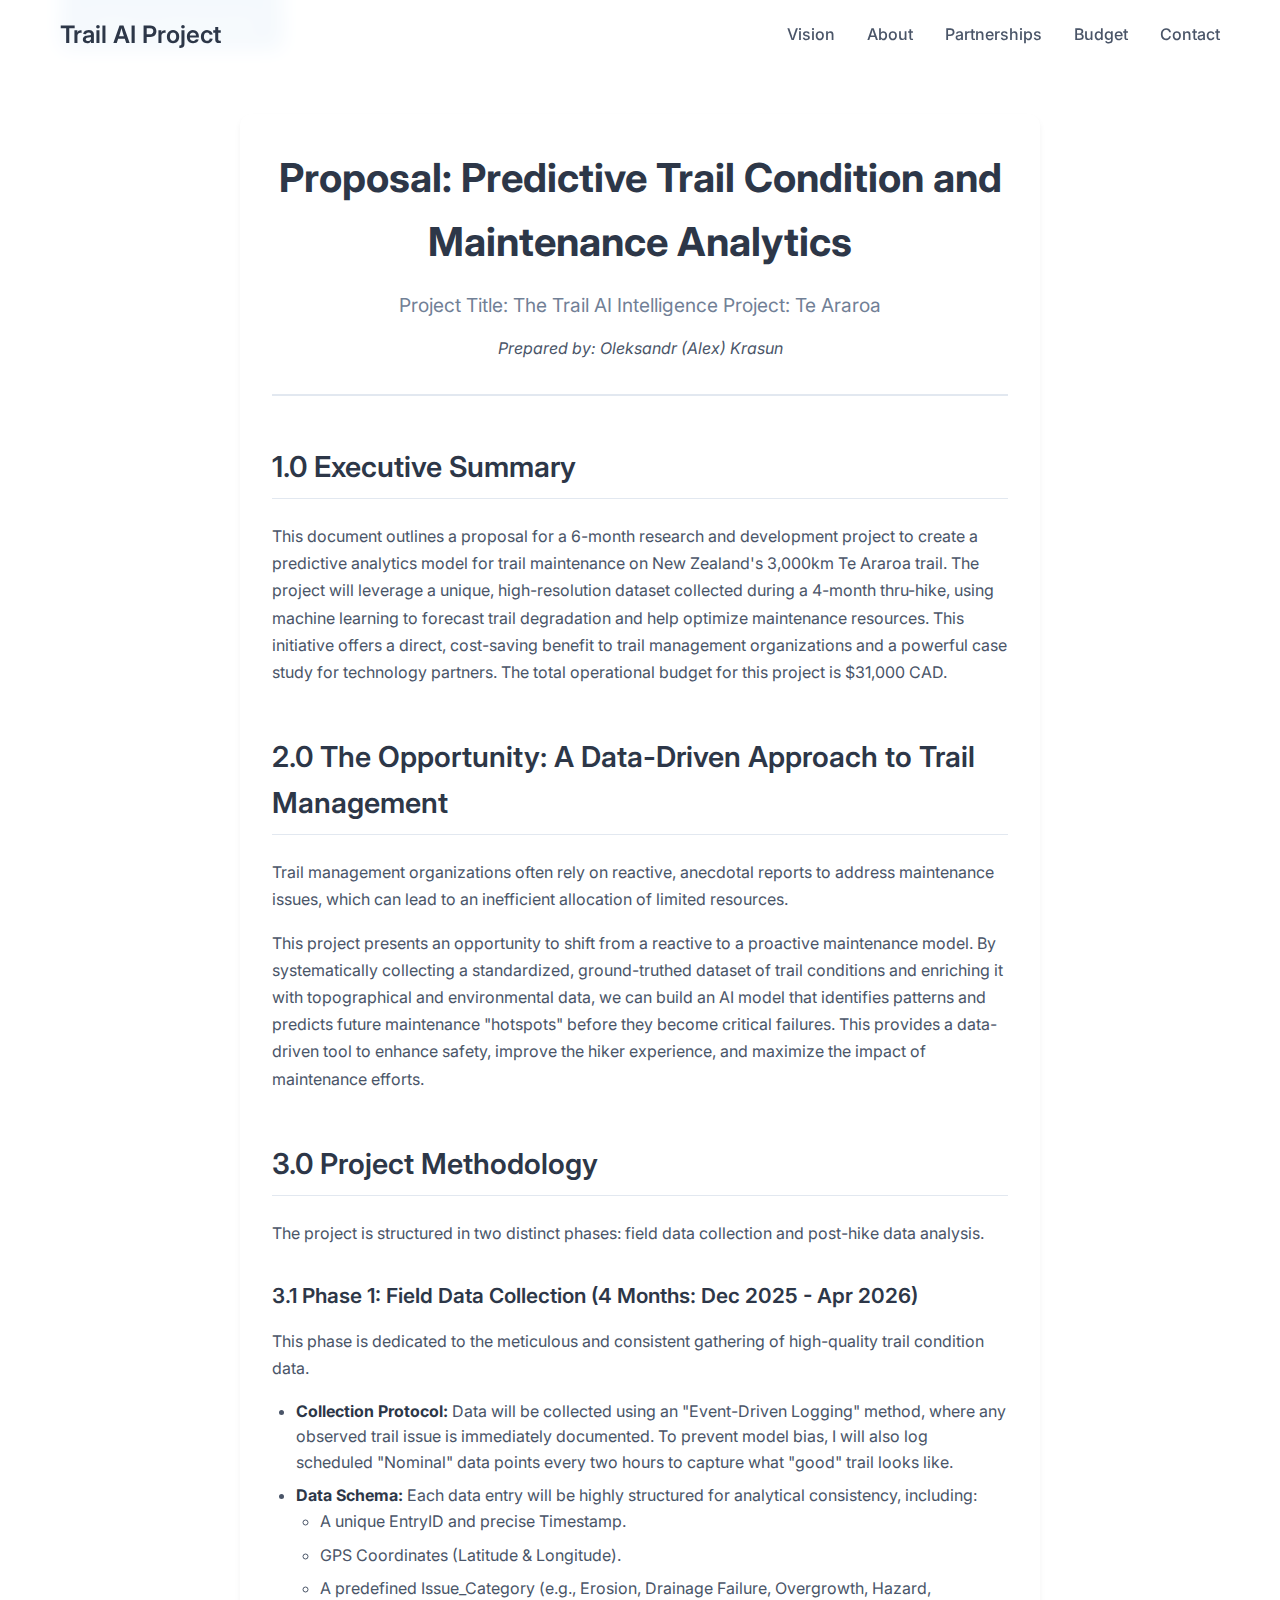
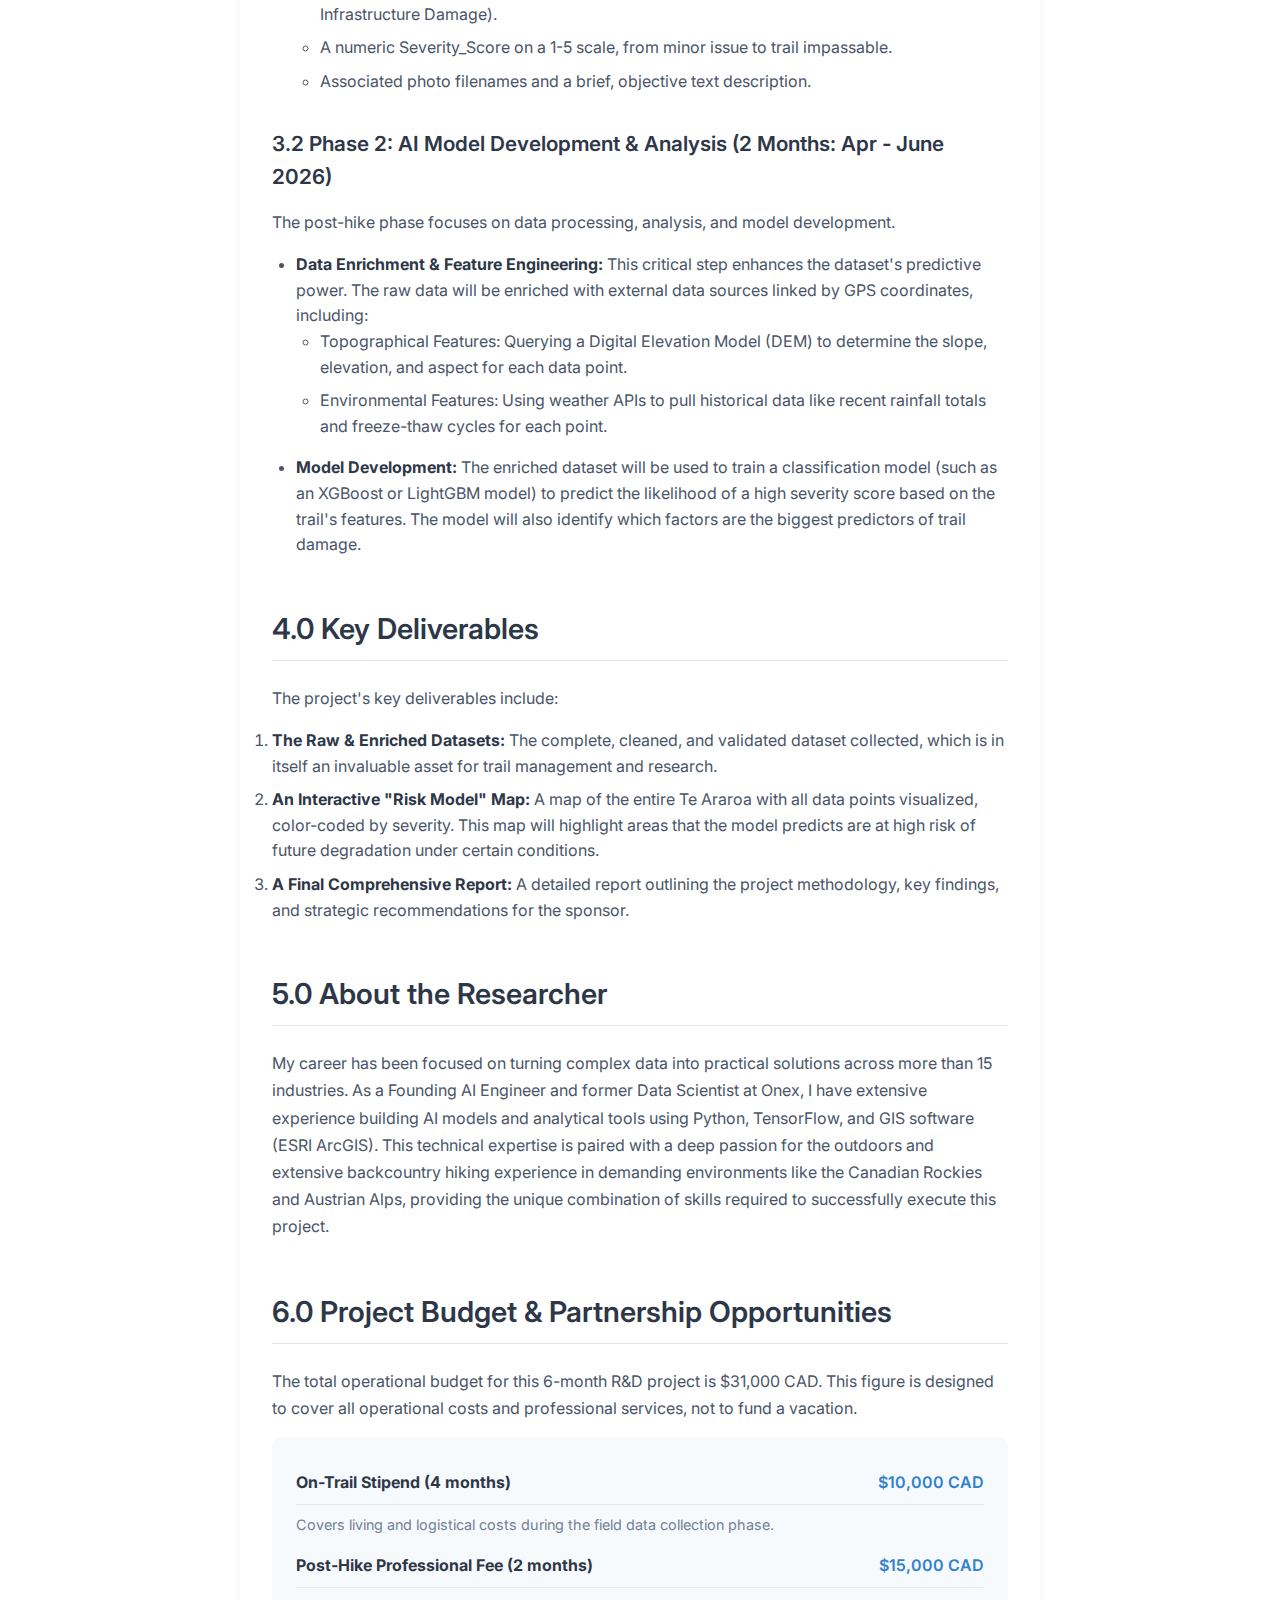
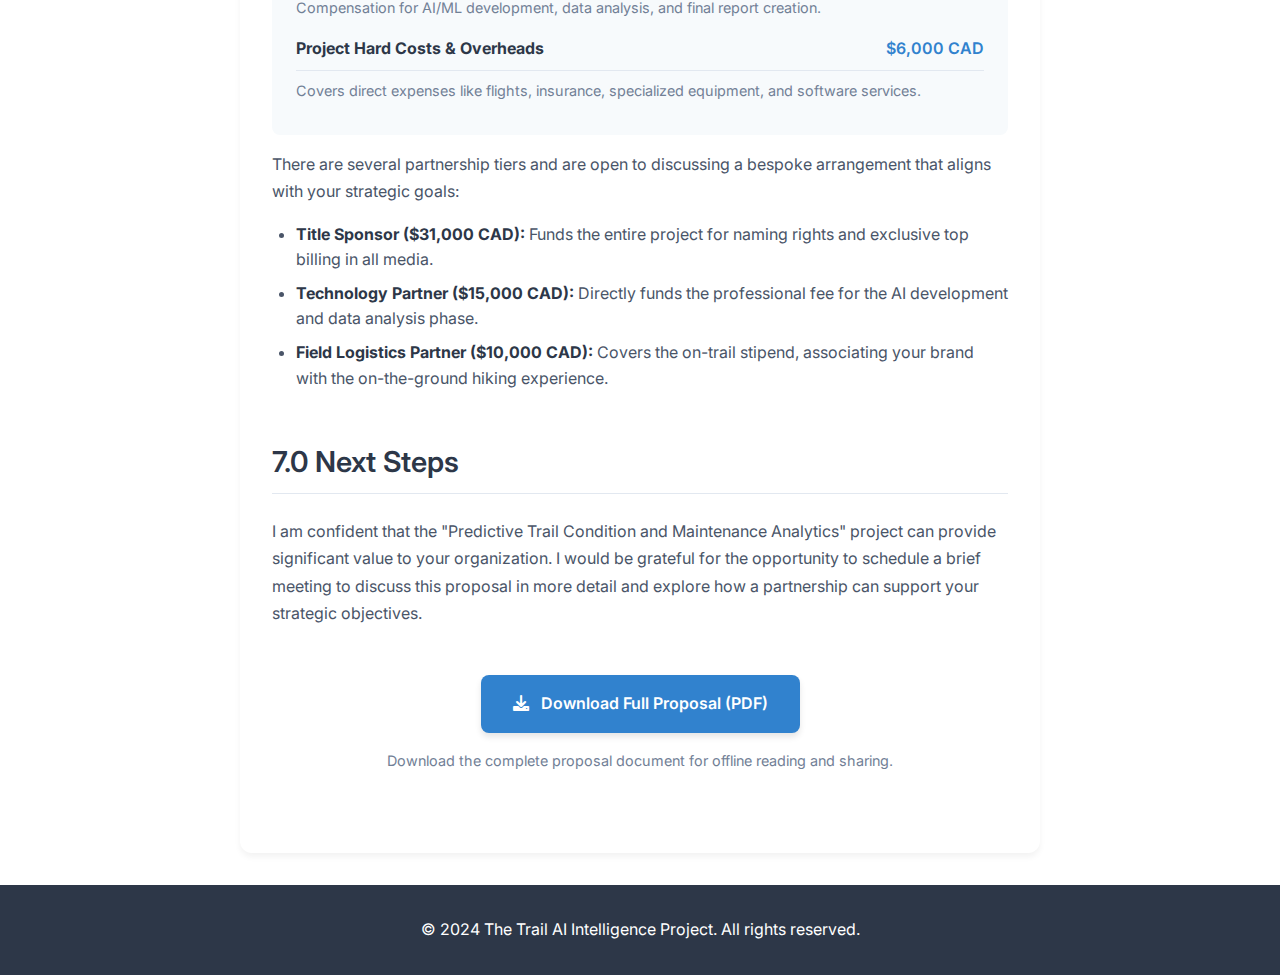
<file: proposal-trail-analytics.html>
<!DOCTYPE html>
<html lang="en">
<head>
    <meta charset="UTF-8">
    <meta name="viewport" content="width=device-width, initial-scale=1.0">
    <title>Proposal: Predictive Trail Condition and Maintenance Analytics - Te Araroa Trail AI</title>
    <link rel="stylesheet" href="styles.css">
    <link href="https://fonts.googleapis.com/css2?family=Inter:wght@300;400;500;600;700&display=swap" rel="stylesheet">
    <link rel="stylesheet" href="https://cdnjs.cloudflare.com/ajax/libs/font-awesome/6.0.0/css/all.min.css">
    <style>
        .proposal-container {
            max-width: 800px;
            margin: 0 auto;
            padding: 2rem;
            background: white;
            border-radius: 12px;
            box-shadow: 0 4px 6px rgba(0, 0, 0, 0.05);
            margin-top: 2rem;
            margin-bottom: 2rem;
        }
        
        .proposal-header {
            text-align: center;
            margin-bottom: 3rem;
            padding-bottom: 2rem;
            border-bottom: 2px solid #e2e8f0;
        }
        
        .proposal-header h1 {
            font-size: 2.5rem;
            font-weight: 700;
            color: #2d3748;
            margin-bottom: 1rem;
        }
        
        .proposal-header .subtitle {
            font-size: 1.2rem;
            color: #718096;
            margin-bottom: 1rem;
        }
        
        .proposal-header .author {
            font-size: 1rem;
            color: #4a5568;
            font-style: italic;
        }
        
        .proposal-section {
            margin-bottom: 3rem;
        }
        
        .proposal-section h2 {
            font-size: 1.8rem;
            font-weight: 600;
            color: #2d3748;
            margin-bottom: 1.5rem;
            padding-bottom: 0.5rem;
            border-bottom: 1px solid #e2e8f0;
        }
        
        .proposal-section h3 {
            font-size: 1.3rem;
            font-weight: 600;
            color: #2d3748;
            margin-bottom: 1rem;
            margin-top: 2rem;
        }
        
        .proposal-section p {
            color: #4a5568;
            line-height: 1.7;
            margin-bottom: 1rem;
        }
        
        .proposal-section ul {
            margin-left: 1.5rem;
            margin-bottom: 1rem;
        }
        
        .proposal-section li {
            color: #4a5568;
            margin-bottom: 0.5rem;
            line-height: 1.6;
        }
        
        .proposal-section strong {
            color: #2d3748;
        }
        
        .back-button {
            display: inline-block;
            background: #3182ce;
            color: white;
            padding: 0.75rem 1.5rem;
            text-decoration: none;
            border-radius: 6px;
            font-weight: 500;
            transition: background 0.3s ease;
            margin-bottom: 2rem;
        }
        
        .back-button:hover {
            background: #2c5aa0;
        }
        
        .budget-breakdown {
            background: #f7fafc;
            padding: 1.5rem;
            border-radius: 8px;
            margin: 1rem 0;
        }
        
        .budget-item {
            display: flex;
            justify-content: space-between;
            align-items: center;
            padding: 0.5rem 0;
            border-bottom: 1px solid #e2e8f0;
        }
        
        .budget-item:last-child {
            border-bottom: none;
        }
        
        .budget-item strong {
            color: #2d3748;
        }
        
        .budget-item .amount {
            font-weight: 600;
            color: #3182ce;
        }
    </style>
</head>
<body>
    <!-- Navigation -->
    <nav class="navbar">
        <div class="nav-container">
            <div class="nav-logo">
                <h2>Trail AI Project</h2>
            </div>
            <ul class="nav-menu">
                <li><a href="index.html#vision">Vision</a></li>
                <li><a href="index.html#about">About</a></li>
                <li><a href="index.html#partnerships">Partnerships</a></li>
                <li><a href="index.html#budget">Budget</a></li>
                <li><a href="index.html#contact">Contact</a></li>
            </ul>
            <div class="hamburger">
                <span></span>
                <span></span>
                <span></span>
            </div>
        </div>
    </nav>

    <div class="container">
        <a href="index.html#partnerships" class="back-button">
            <i class="fas fa-arrow-left"></i> Back to Partnerships
        </a>
        
        <div class="proposal-container">
            <div class="proposal-header">
                <h1>Proposal: Predictive Trail Condition and Maintenance Analytics</h1>
                <div class="subtitle">Project Title: The Trail AI Intelligence Project: Te Araroa</div>
                <div class="author">Prepared by: Oleksandr (Alex) Krasun</div>
            </div>

            <div class="proposal-section">
                <h2>1.0 Executive Summary</h2>
                <p>This document outlines a proposal for a 6-month research and development project to create a predictive analytics model for trail maintenance on New Zealand's 3,000km Te Araroa trail. The project will leverage a unique, high-resolution dataset collected during a 4-month thru-hike, using machine learning to forecast trail degradation and help optimize maintenance resources. This initiative offers a direct, cost-saving benefit to trail management organizations and a powerful case study for technology partners. The total operational budget for this project is $31,000 CAD.</p>
            </div>

            <div class="proposal-section">
                <h2>2.0 The Opportunity: A Data-Driven Approach to Trail Management</h2>
                <p>Trail management organizations often rely on reactive, anecdotal reports to address maintenance issues, which can lead to an inefficient allocation of limited resources.</p>
                <p>This project presents an opportunity to shift from a reactive to a proactive maintenance model. By systematically collecting a standardized, ground-truthed dataset of trail conditions and enriching it with topographical and environmental data, we can build an AI model that identifies patterns and predicts future maintenance "hotspots" before they become critical failures. This provides a data-driven tool to enhance safety, improve the hiker experience, and maximize the impact of maintenance efforts.</p>
            </div>

            <div class="proposal-section">
                <h2>3.0 Project Methodology</h2>
                <p>The project is structured in two distinct phases: field data collection and post-hike data analysis.</p>
                
                <h3>3.1 Phase 1: Field Data Collection (4 Months: Dec 2025 - Apr 2026)</h3>
                <p>This phase is dedicated to the meticulous and consistent gathering of high-quality trail condition data.</p>
                <ul>
                    <li><strong>Collection Protocol:</strong> Data will be collected using an "Event-Driven Logging" method, where any observed trail issue is immediately documented. To prevent model bias, I will also log scheduled "Nominal" data points every two hours to capture what "good" trail looks like.</li>
                    <li><strong>Data Schema:</strong> Each data entry will be highly structured for analytical consistency, including:
                        <ul>
                            <li>A unique EntryID and precise Timestamp.</li>
                            <li>GPS Coordinates (Latitude & Longitude).</li>
                            <li>A predefined Issue_Category (e.g., Erosion, Drainage Failure, Overgrowth, Hazard, Infrastructure Damage).</li>
                            <li>A numeric Severity_Score on a 1-5 scale, from minor issue to trail impassable.</li>
                            <li>Associated photo filenames and a brief, objective text description.</li>
                        </ul>
                    </li>
                </ul>

                <h3>3.2 Phase 2: AI Model Development & Analysis (2 Months: Apr - June 2026)</h3>
                <p>The post-hike phase focuses on data processing, analysis, and model development.</p>
                <ul>
                    <li><strong>Data Enrichment & Feature Engineering:</strong> This critical step enhances the dataset's predictive power. The raw data will be enriched with external data sources linked by GPS coordinates, including:
                        <ul>
                            <li>Topographical Features: Querying a Digital Elevation Model (DEM) to determine the slope, elevation, and aspect for each data point.</li>
                            <li>Environmental Features: Using weather APIs to pull historical data like recent rainfall totals and freeze-thaw cycles for each point.</li>
                        </ul>
                    </li>
                    <li><strong>Model Development:</strong> The enriched dataset will be used to train a classification model (such as an XGBoost or LightGBM model) to predict the likelihood of a high severity score based on the trail's features. The model will also identify which factors are the biggest predictors of trail damage.</li>
                </ul>
            </div>

            <div class="proposal-section">
                <h2>4.0 Key Deliverables</h2>
                <p>The project's key deliverables include:</p>
                <ol>
                    <li><strong>The Raw & Enriched Datasets:</strong> The complete, cleaned, and validated dataset collected, which is in itself an invaluable asset for trail management and research.</li>
                    <li><strong>An Interactive "Risk Model" Map:</strong> A map of the entire Te Araroa with all data points visualized, color-coded by severity. This map will highlight areas that the model predicts are at high risk of future degradation under certain conditions.</li>
                    <li><strong>A Final Comprehensive Report:</strong> A detailed report outlining the project methodology, key findings, and strategic recommendations for the sponsor.</li>
                </ol>
            </div>

            <div class="proposal-section">
                <h2>5.0 About the Researcher</h2>
                <p>My career has been focused on turning complex data into practical solutions across more than 15 industries. As a Founding AI Engineer and former Data Scientist at Onex, I have extensive experience building AI models and analytical tools using Python, TensorFlow, and GIS software (ESRI ArcGIS). This technical expertise is paired with a deep passion for the outdoors and extensive backcountry hiking experience in demanding environments like the Canadian Rockies and Austrian Alps, providing the unique combination of skills required to successfully execute this project.</p>
            </div>

            <div class="proposal-section">
                <h2>6.0 Project Budget & Partnership Opportunities</h2>
                <p>The total operational budget for this 6-month R&D project is $31,000 CAD. This figure is designed to cover all operational costs and professional services, not to fund a vacation.</p>
                
                <div class="budget-breakdown">
                    <div class="budget-item">
                        <strong>On-Trail Stipend (4 months)</strong>
                        <span class="amount">$10,000 CAD</span>
                    </div>
                    <p style="margin: 0.5rem 0; font-size: 0.9rem; color: #718096;">Covers living and logistical costs during the field data collection phase.</p>
                    
                    <div class="budget-item">
                        <strong>Post-Hike Professional Fee (2 months)</strong>
                        <span class="amount">$15,000 CAD</span>
                    </div>
                    <p style="margin: 0.5rem 0; font-size: 0.9rem; color: #718096;">Compensation for AI/ML development, data analysis, and final report creation.</p>
                    
                    <div class="budget-item">
                        <strong>Project Hard Costs & Overheads</strong>
                        <span class="amount">$6,000 CAD</span>
                    </div>
                    <p style="margin: 0.5rem 0; font-size: 0.9rem; color: #718096;">Covers direct expenses like flights, insurance, specialized equipment, and software services.</p>
                </div>

                <p>There are several partnership tiers and are open to discussing a bespoke arrangement that aligns with your strategic goals:</p>
                <ul>
                    <li><strong>Title Sponsor ($31,000 CAD):</strong> Funds the entire project for naming rights and exclusive top billing in all media.</li>
                    <li><strong>Technology Partner ($15,000 CAD):</strong> Directly funds the professional fee for the AI development and data analysis phase.</li>
                    <li><strong>Field Logistics Partner ($10,000 CAD):</strong> Covers the on-trail stipend, associating your brand with the on-the-ground hiking experience.</li>
                </ul>
            </div>

                         <div class="proposal-section">
                 <h2>7.0 Next Steps</h2>
                 <p>I am confident that the "Predictive Trail Condition and Maintenance Analytics" project can provide significant value to your organization. I would be grateful for the opportunity to schedule a brief meeting to discuss this proposal in more detail and explore how a partnership can support your strategic objectives.</p>
             </div>
             
             <div class="proposal-section" style="text-align: center; margin-top: 3rem;">
                 <a href="Proposal_ Predictive Trail Condition and Maintenance Analytics.pdf" class="download-button" style="display: inline-block; background: #3182ce; color: white; padding: 1rem 2rem; text-decoration: none; border-radius: 8px; font-weight: 600; transition: all 0.3s ease; box-shadow: 0 4px 6px rgba(0, 0, 0, 0.1);">
                     <i class="fas fa-download" style="margin-right: 0.5rem;"></i>
                     Download Full Proposal (PDF)
                 </a>
                 <p style="margin-top: 1rem; color: #718096; font-size: 0.9rem;">Download the complete proposal document for offline reading and sharing.</p>
             </div>
         </div>
     </div>

    <!-- Footer -->
    <footer class="footer">
        <div class="container">
            <p>&copy; 2024 The Trail AI Intelligence Project. All rights reserved.</p>
        </div>
    </footer>

    <script src="script.js"></script>
</body>
</html>
</file>
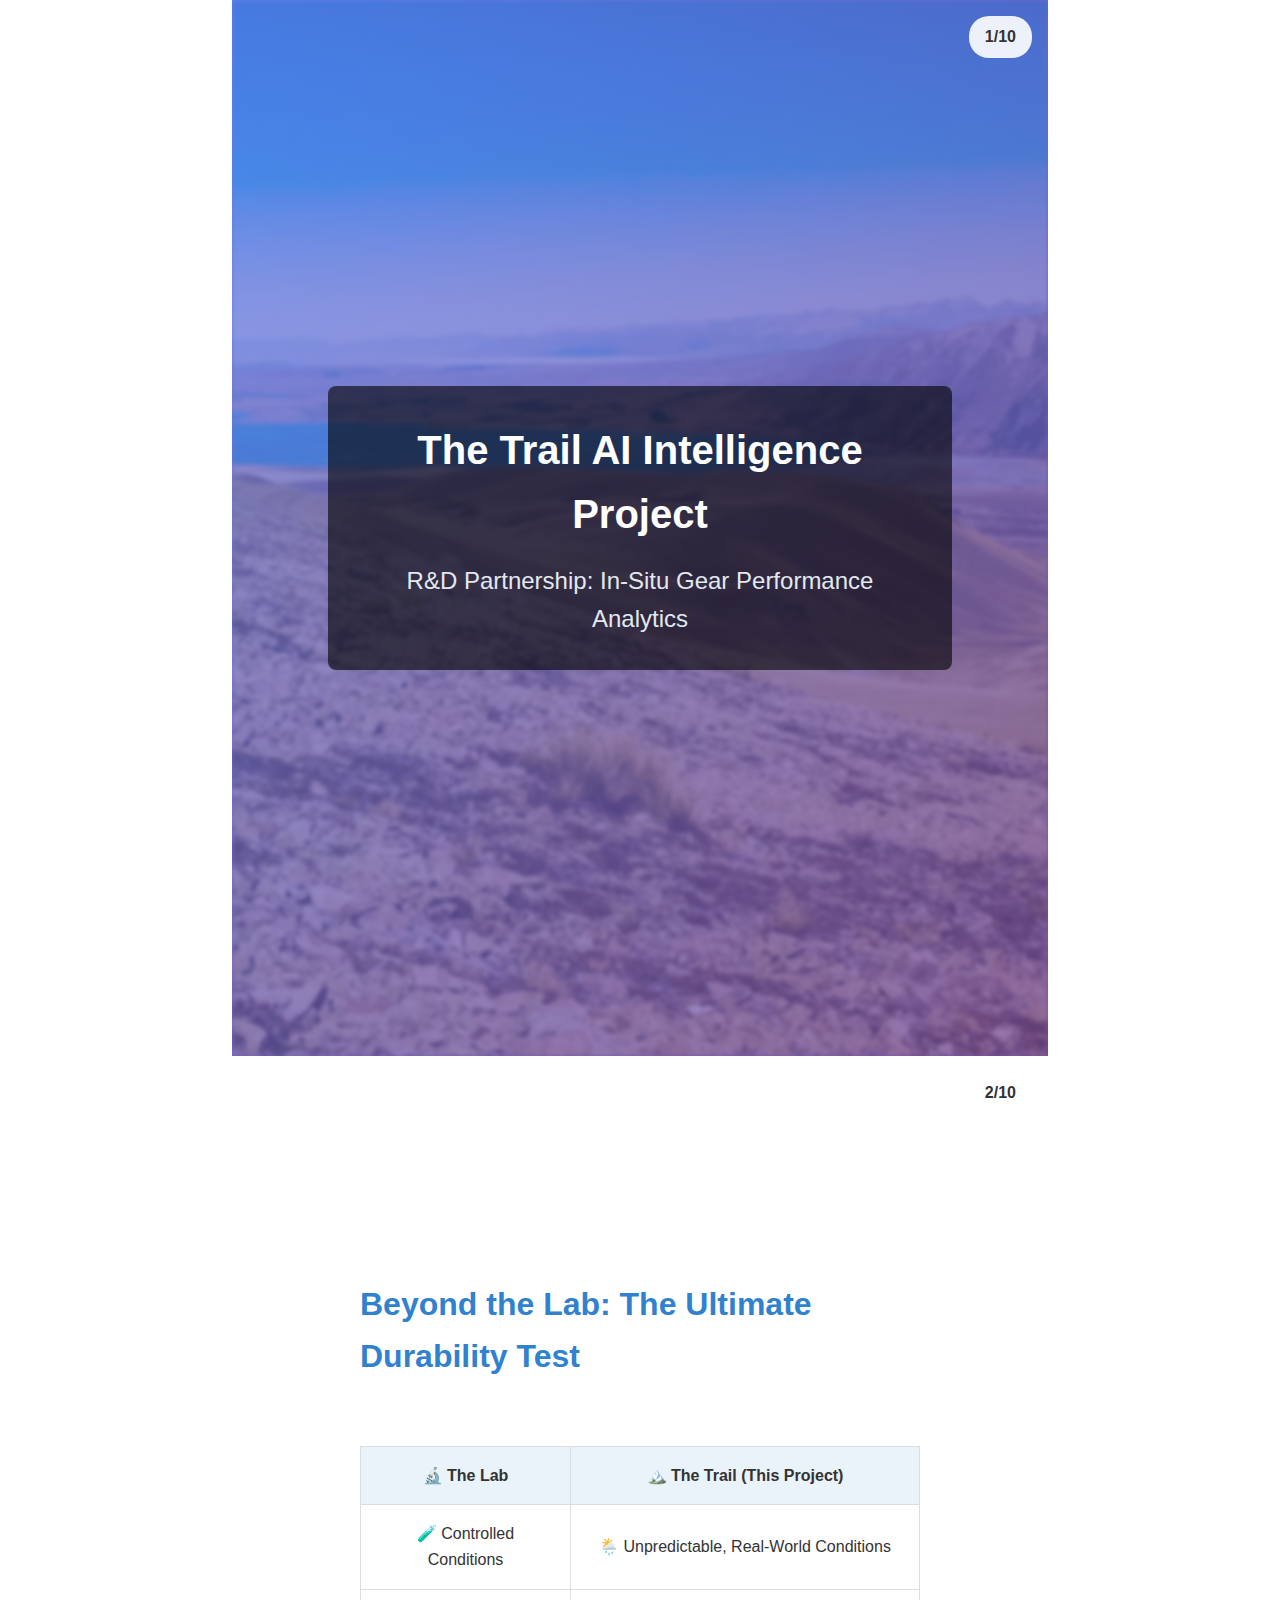
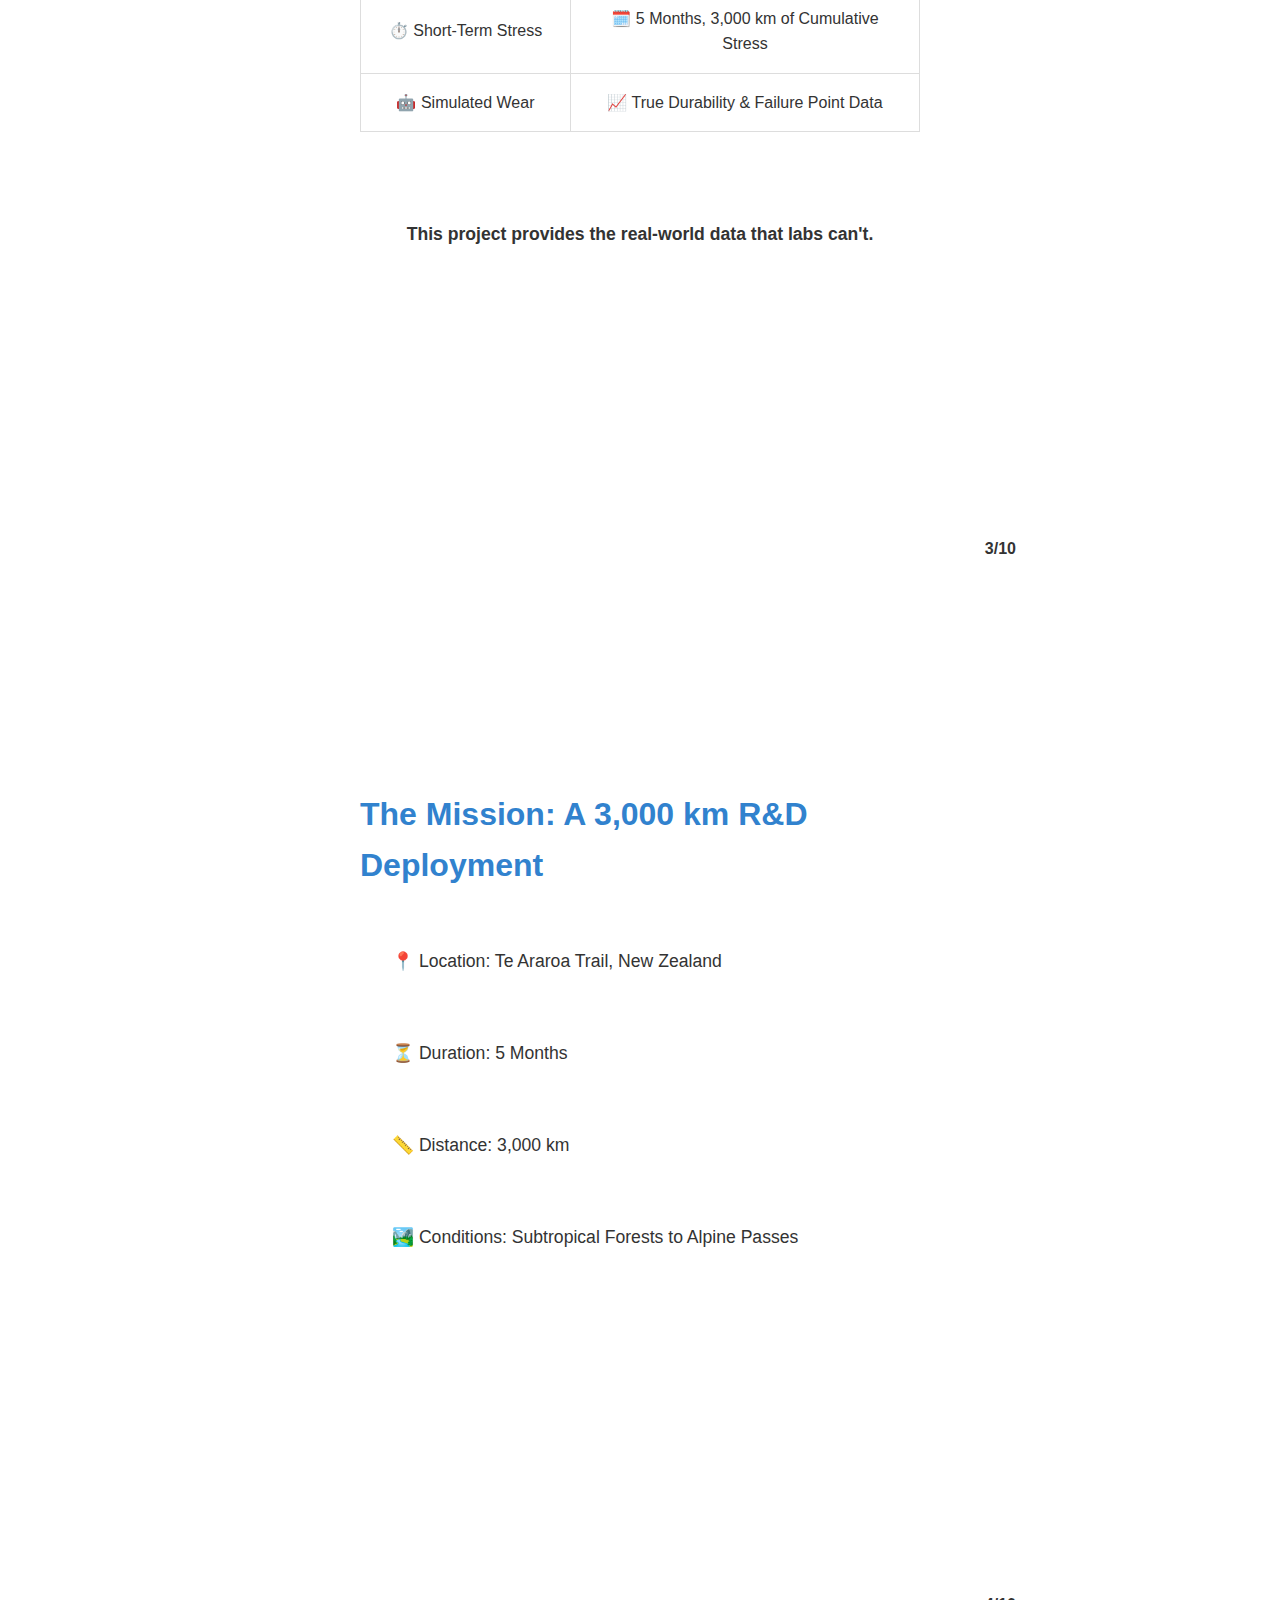
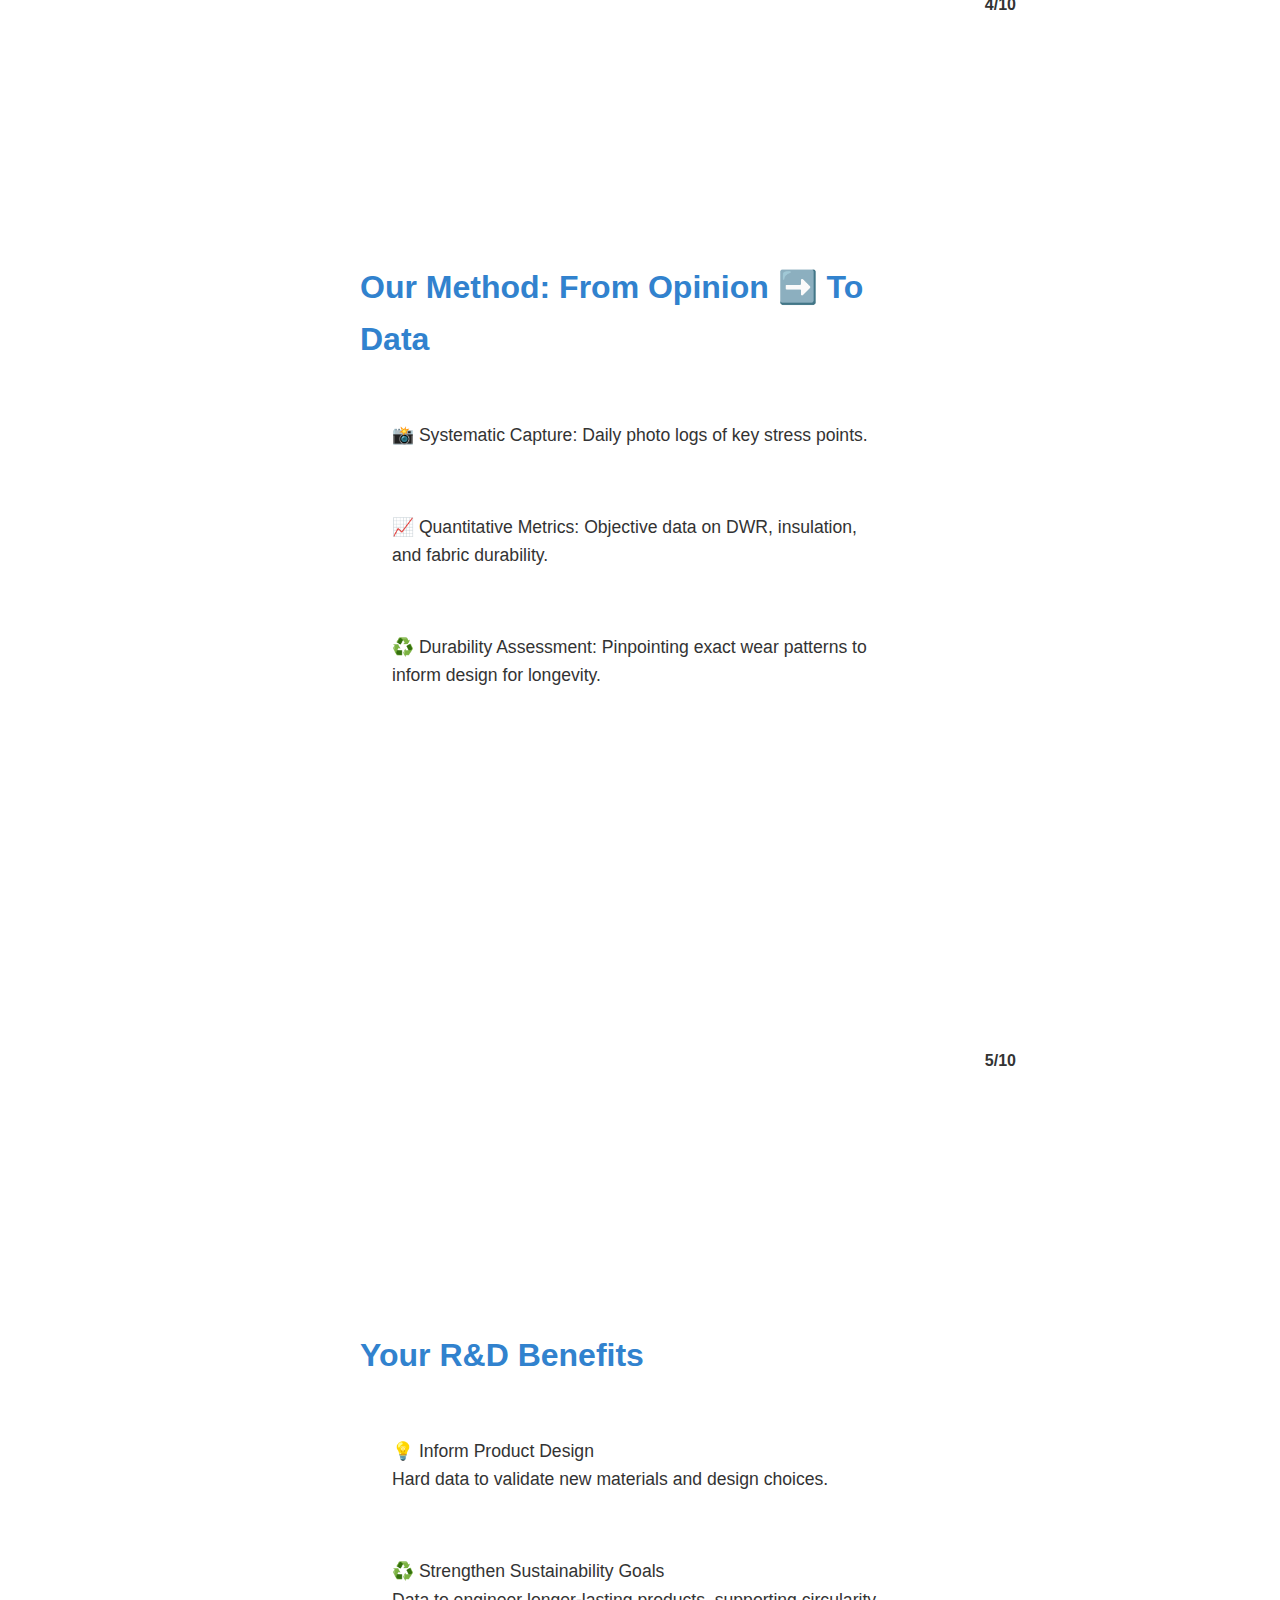
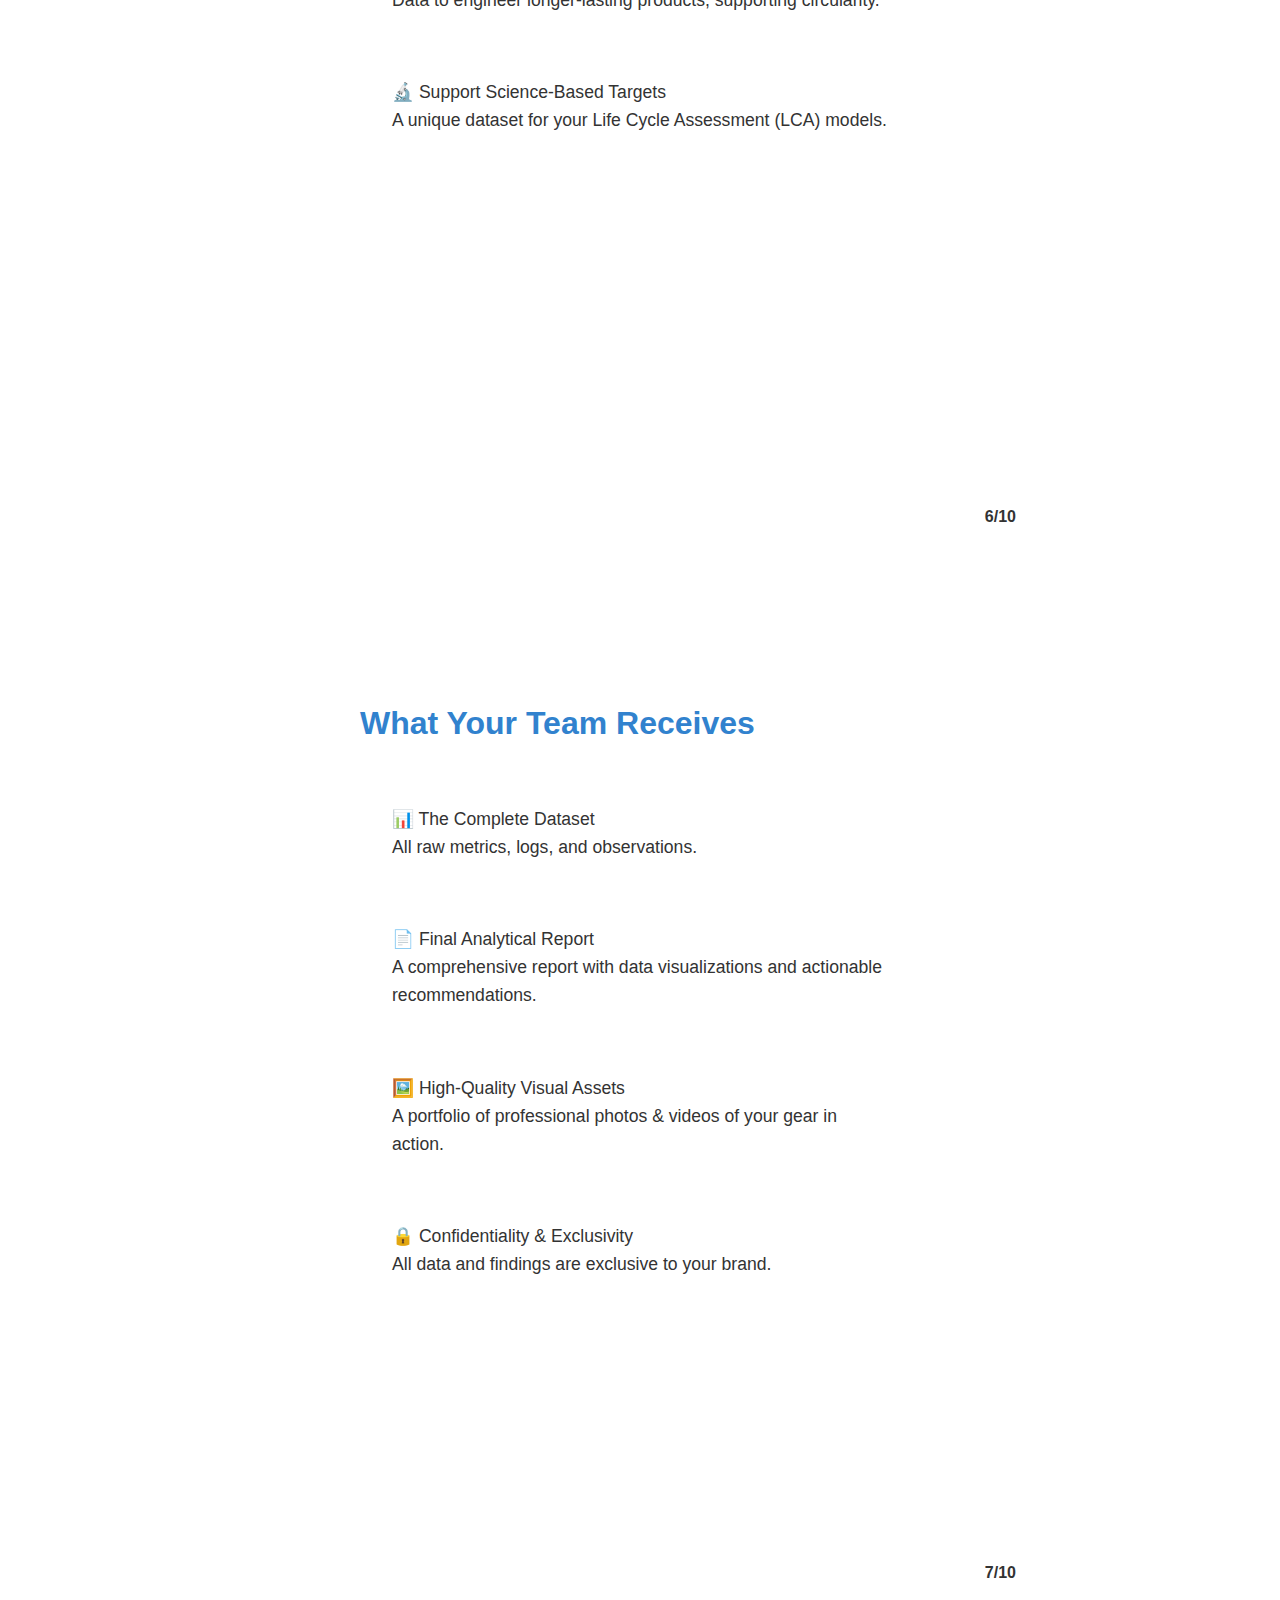
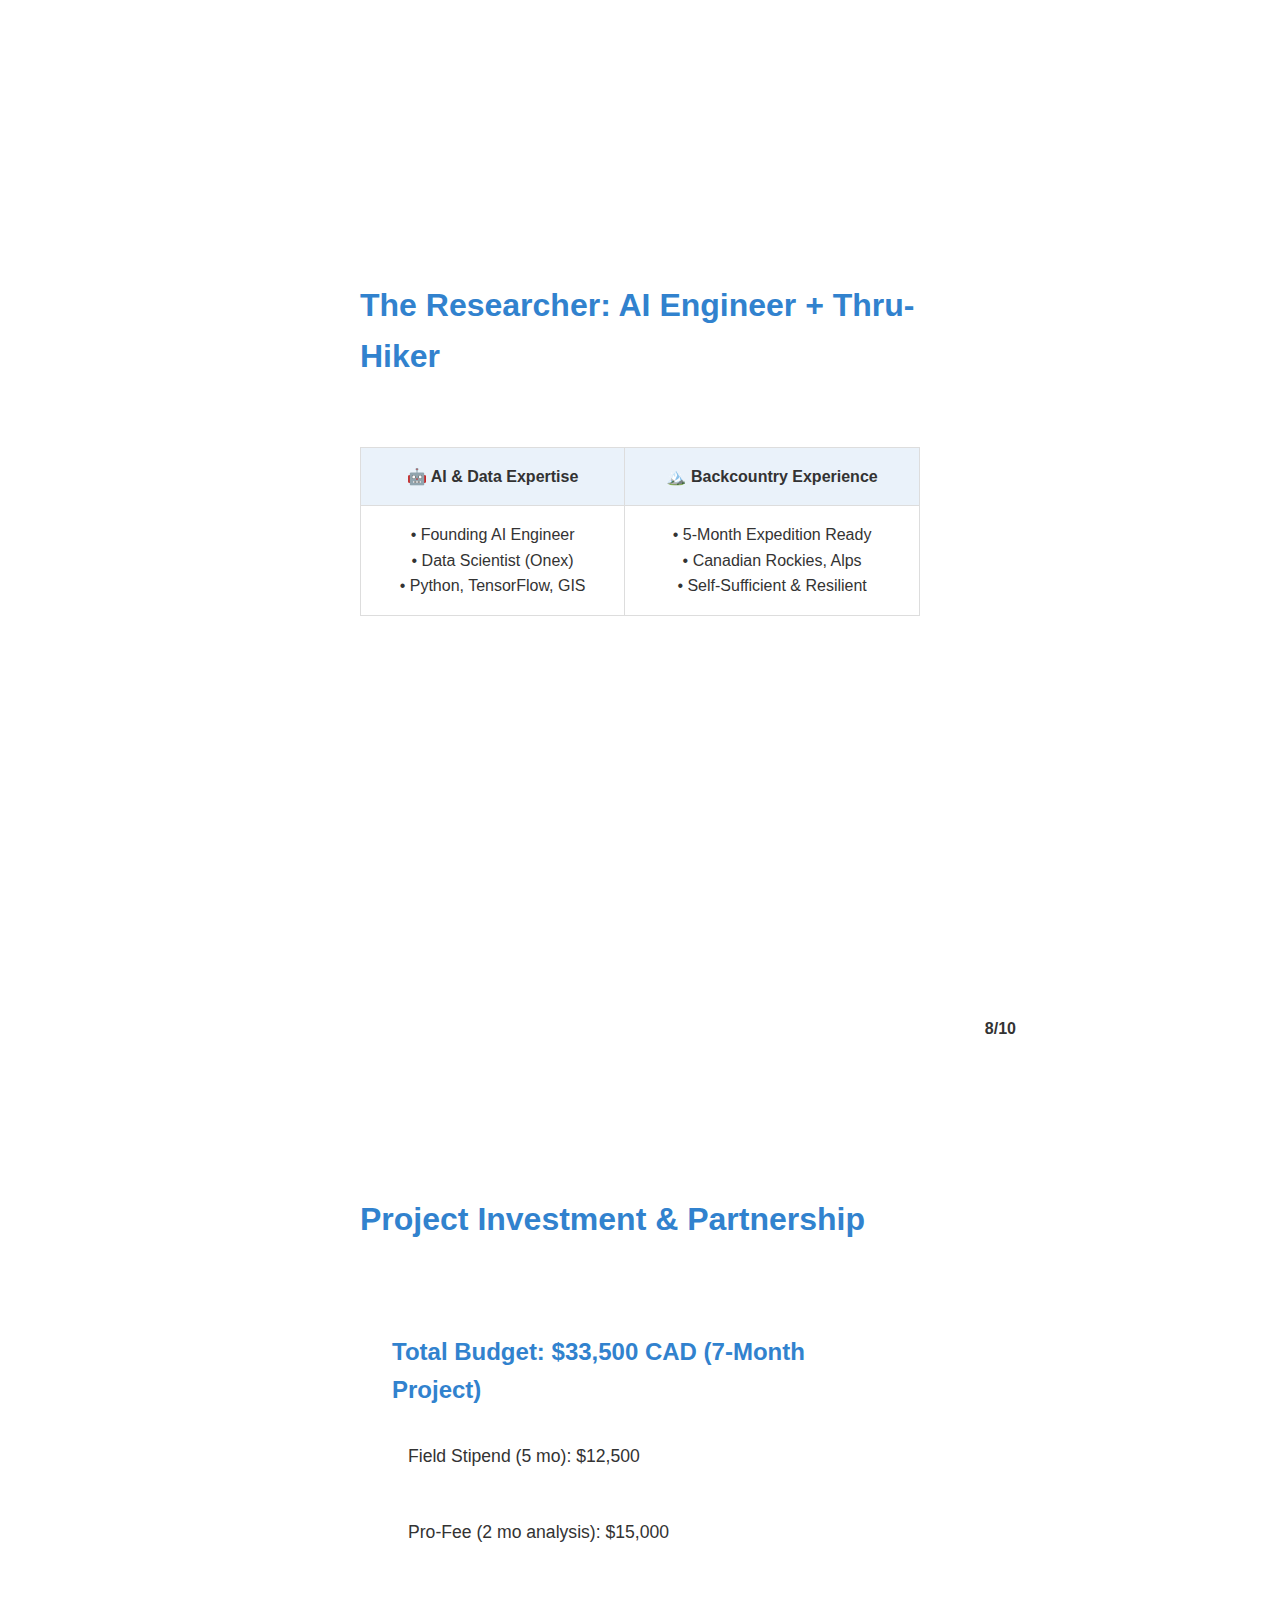
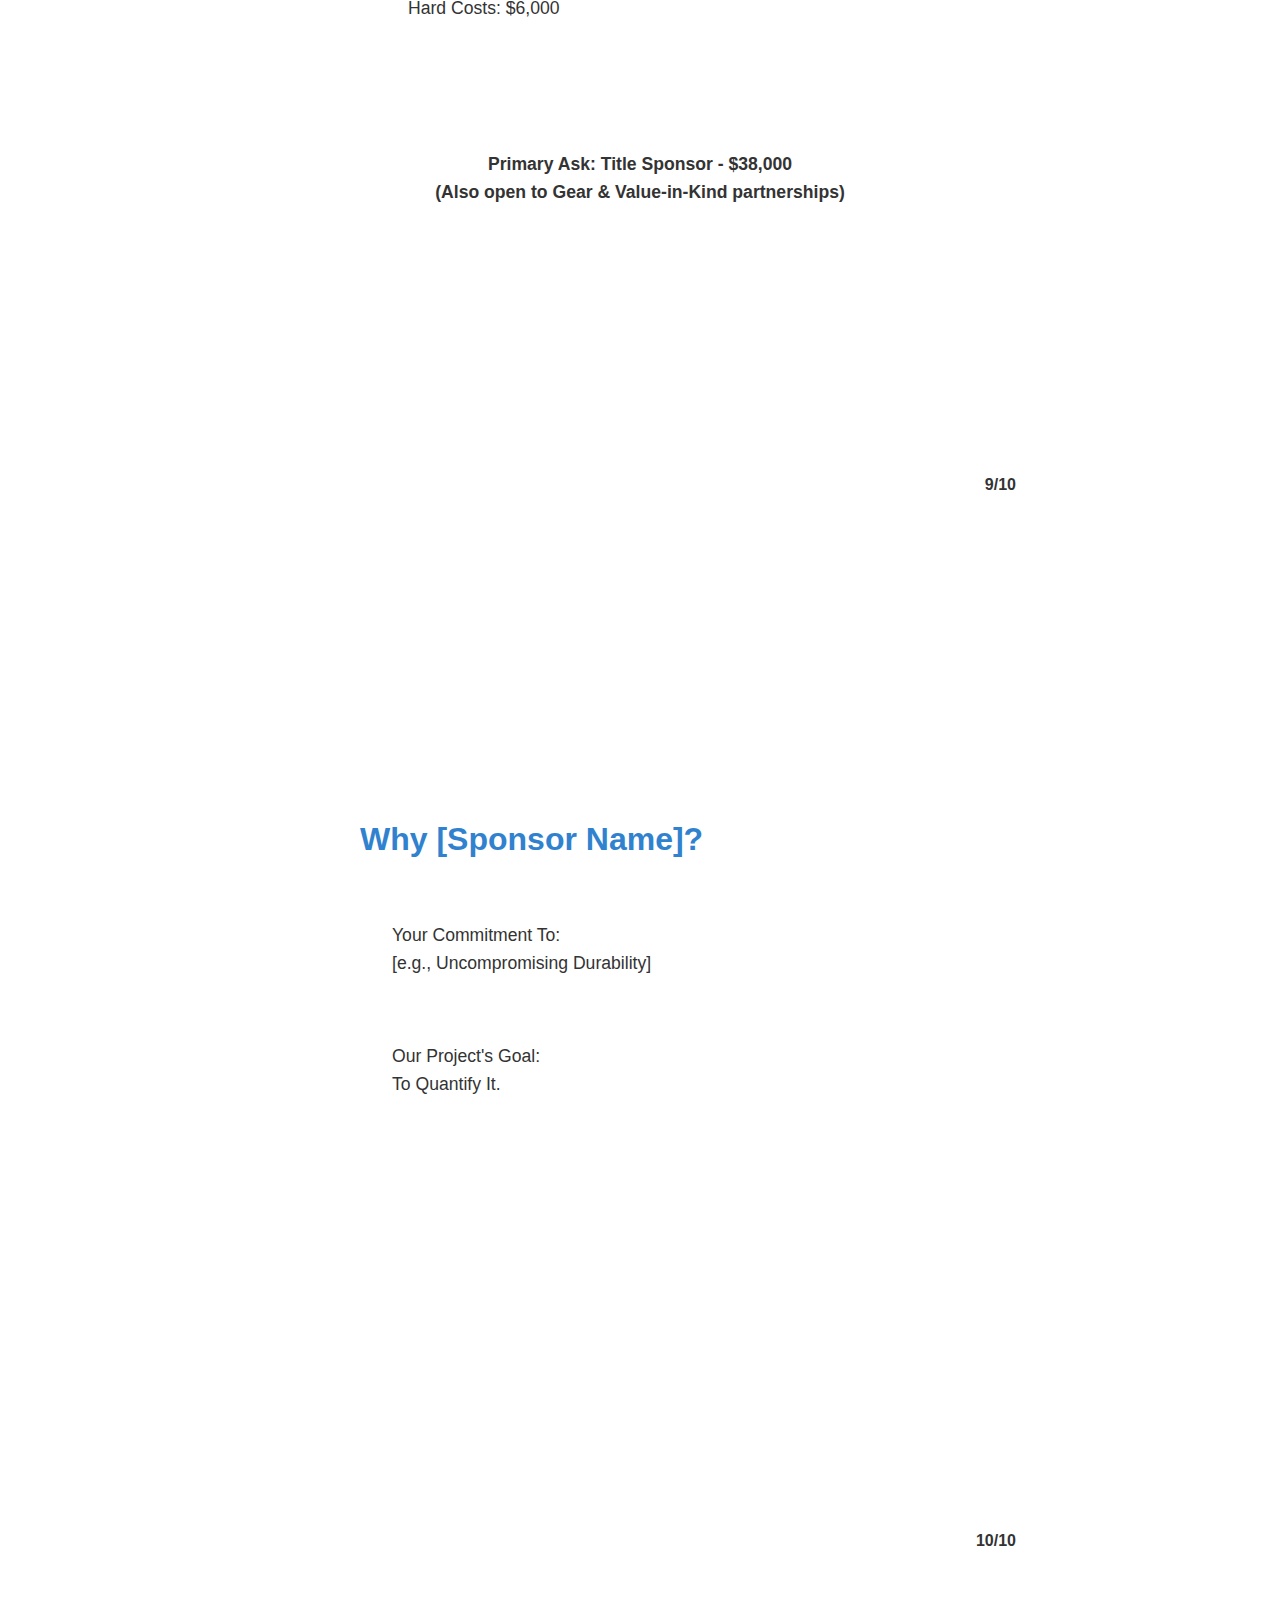
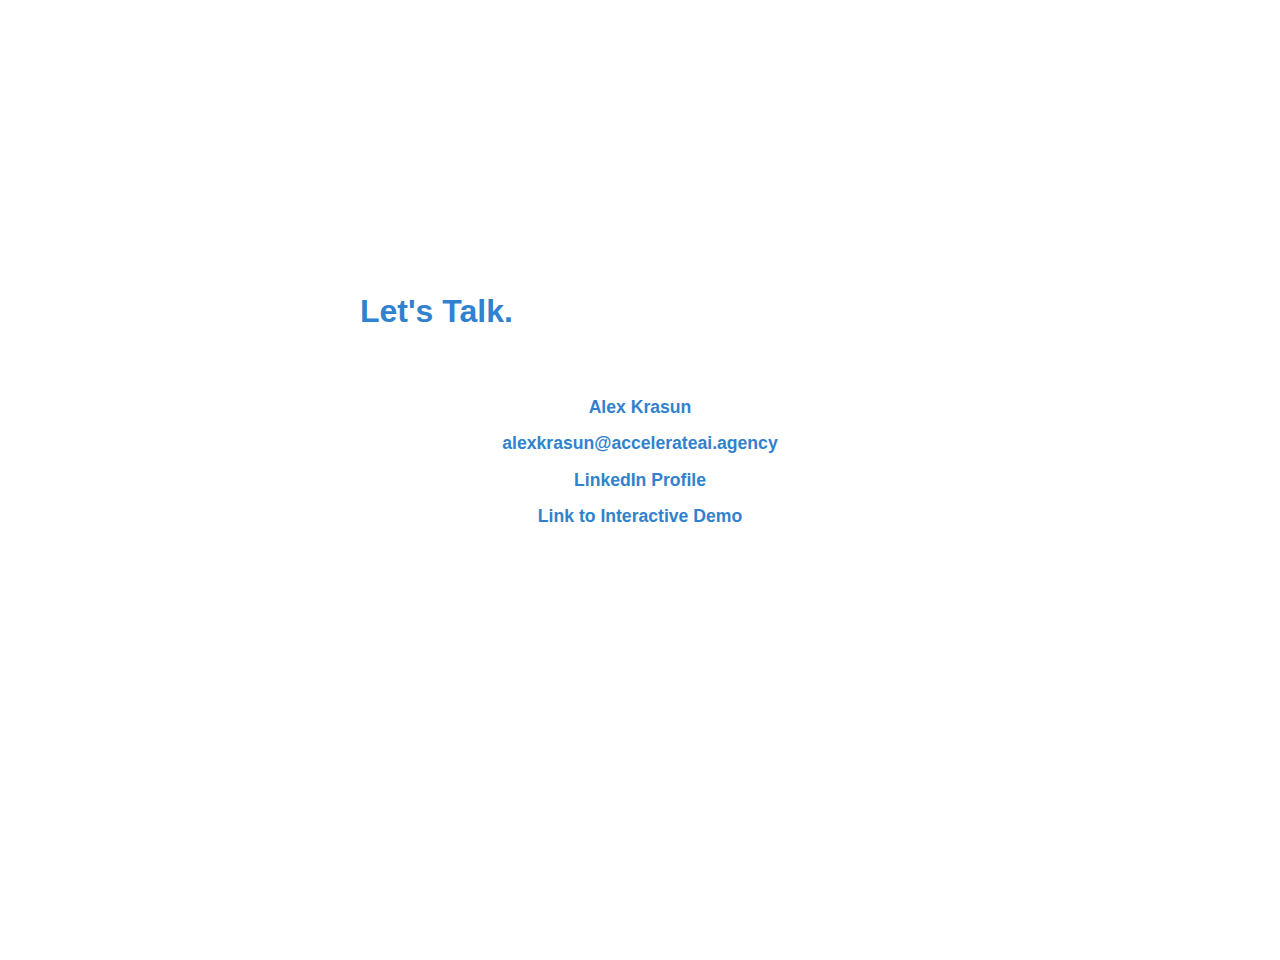
<file: r&d-partnership-deck-pdf.html>
<!DOCTYPE html>
<html lang="en">
<head>
    <meta charset="UTF-8">
    <meta name="viewport" content="width=device-width, initial-scale=1.0">
    <title>R&D Partnership Deck - PDF Version</title>
    <style>
        * {
            margin: 0;
            padding: 0;
            box-sizing: border-box;
        }

        body {
            font-family: 'Inter', -apple-system, BlinkMacSystemFont, 'Segoe UI', Roboto, sans-serif;
            background: white;
            color: #333;
            line-height: 1.6;
        }

        .page {
            width: 8.5in;
            height: 11in;
            margin: 0 auto;
            padding: 1in;
            page-break-after: always;
            background: white;
            position: relative;
        }

        .page:last-child {
            page-break-after: avoid;
        }

        .title-slide {
            background: linear-gradient(135deg, #667eea 0%, #764ba2 100%);
            color: white;
            display: flex;
            flex-direction: column;
            justify-content: center;
            align-items: center;
            text-align: center;
            position: relative;
            overflow: hidden;
        }

        .title-slide::before {
            content: '';
            position: absolute;
            top: 0;
            left: 0;
            right: 0;
            bottom: 0;
            background-image: url('main-image.png');
            background-size: cover;
            background-position: center;
            opacity: 0.3;
            filter: blur(2px);
        }

        .title-overlay {
            position: relative;
            z-index: 2;
            background: rgba(0, 0, 0, 0.6);
            padding: 2rem;
            border-radius: 8px;
        }

        .title-overlay h1 {
            font-size: 2.5rem;
            font-weight: 700;
            margin-bottom: 1rem;
            color: white;
        }

        .title-overlay h2 {
            font-size: 1.5rem;
            font-weight: 400;
            color: #e2e8f0;
        }

        .slide-number {
            position: absolute;
            top: 1rem;
            right: 1rem;
            background: rgba(255, 255, 255, 0.9);
            padding: 0.5rem 1rem;
            border-radius: 20px;
            font-weight: 600;
            color: #333;
        }

        .slide-content {
            padding: 2rem;
            height: 100%;
            display: flex;
            flex-direction: column;
            justify-content: center;
        }

        .slide-content h3 {
            font-size: 2rem;
            font-weight: 700;
            color: #3182ce;
            margin-bottom: 2rem;
            text-align: left;
        }

        .slide-content p {
            font-size: 1.1rem;
            margin-bottom: 1.5rem;
            text-align: center;
        }

        .slide-content ul {
            list-style: none;
            padding: 0;
        }

        .slide-content ul li {
            font-size: 1.1rem;
            margin-bottom: 1rem;
            padding: 1rem;
            background: rgba(255, 255, 255, 0.8);
            border-radius: 6px;
            display: inline-block;
            width: 100%;
            box-sizing: border-box;
        }

        .slide-content div {
            font-size: 1.1rem;
            margin-bottom: 1rem;
            padding: 1.5rem 2rem;
            background: rgba(255, 255, 255, 0.8);
            border-radius: 6px;
            display: inline-block;
            width: 100%;
            box-sizing: border-box;
        }

        table {
            width: 100%;
            border-collapse: collapse;
            margin: 2rem 0;
            font-size: 1rem;
        }

        table th, table td {
            padding: 1rem;
            border: 1px solid #ddd;
            text-align: center;
            background: rgba(255, 255, 255, 0.8);
        }

        table th {
            background: rgba(49, 130, 206, 0.1);
            font-weight: 600;
        }

        .conclusion {
            background: rgba(255, 255, 255, 0.9);
            padding: 1.5rem;
            border-radius: 8px;
            text-align: center;
            font-weight: 600;
            font-size: 1.2rem;
            margin-top: 2rem;
        }

        .budget-section {
            background: rgba(255, 255, 255, 0.9);
            padding: 2rem;
            border-radius: 8px;
            margin: 2rem 0;
        }

        .budget-section h4 {
            font-size: 1.5rem;
            color: #3182ce;
            margin-bottom: 1rem;
        }

        .budget-section ul {
            list-style: none;
            padding: 0;
        }

        .budget-section li {
            font-size: 1.1rem;
            margin-bottom: 0.8rem;
            padding: 0.8rem;
            background: rgba(255, 255, 255, 0.7);
            border-radius: 4px;
        }

        .contact-info {
            text-align: center;
            font-size: 1.2rem;
            font-weight: 600;
            color: #3182ce;
        }

        .contact-info p {
            margin-bottom: 0.5rem;
        }

        @media print {
            .page {
                margin: 0;
                padding: 0.75in;
                box-shadow: none;
            }
            
            body {
                background: white;
            }
        }
    </style>
</head>
<body>
    <!-- Slide 1: Title Slide -->
    <div class="page title-slide">
        <div class="slide-number">1/10</div>
        <div class="title-overlay">
            <h1>The Trail AI Intelligence Project</h1>
            <h2>R&D Partnership: In-Situ Gear Performance Analytics</h2>
        </div>
    </div>

    <!-- Slide 2: Beyond the Lab -->
    <div class="page">
        <div class="slide-number">2/10</div>
        <div class="slide-content">
            <h3>Beyond the Lab: The Ultimate Durability Test</h3>
            <table>
                <tr>
                    <th>🔬 The Lab</th>
                    <th>🏔️ The Trail (This Project)</th>
                </tr>
                <tr>
                    <td>🧪 Controlled Conditions</td>
                    <td>🌦️ Unpredictable, Real-World Conditions</td>
                </tr>
                <tr>
                    <td>⏱️ Short-Term Stress</td>
                    <td>🗓️ 5 Months, 3,000 km of Cumulative Stress</td>
                </tr>
                <tr>
                    <td>🤖 Simulated Wear</td>
                    <td>📈 True Durability & Failure Point Data</td>
                </tr>
            </table>
            <div class="conclusion">
                This project provides the real-world data that labs can't.
            </div>
        </div>
    </div>

    <!-- Slide 3: The Mission -->
    <div class="page">
        <div class="slide-number">3/10</div>
        <div class="slide-content">
            <h3>The Mission: A 3,000 km R&D Deployment</h3>
            <div>📍 Location: Te Araroa Trail, New Zealand</div>
            <div>⏳ Duration: 5 Months</div>
            <div>📏 Distance: 3,000 km</div>
            <div>🏞️ Conditions: Subtropical Forests to Alpine Passes</div>
        </div>
    </div>

    <!-- Slide 4: Our Method -->
    <div class="page">
        <div class="slide-number">4/10</div>
        <div class="slide-content">
            <h3>Our Method: From Opinion ➡️ To Data</h3>
            <div>📸 Systematic Capture: Daily photo logs of key stress points.</div>
            <div>📈 Quantitative Metrics: Objective data on DWR, insulation, and fabric durability.</div>
            <div>♻️ Durability Assessment: Pinpointing exact wear patterns to inform design for longevity.</div>
        </div>
    </div>

    <!-- Slide 5: Your R&D Benefits -->
    <div class="page">
        <div class="slide-number">5/10</div>
        <div class="slide-content">
            <h3>Your R&D Benefits</h3>
            <div>💡 Inform Product Design<br>Hard data to validate new materials and design choices.</div>
            <div>♻️ Strengthen Sustainability Goals<br>Data to engineer longer-lasting products, supporting circularity.</div>
            <div>🔬 Support Science-Based Targets<br>A unique dataset for your Life Cycle Assessment (LCA) models.</div>
        </div>
    </div>

    <!-- Slide 6: What Your Team Receives -->
    <div class="page">
        <div class="slide-number">6/10</div>
        <div class="slide-content">
            <h3>What Your Team Receives</h3>
            <div>📊 The Complete Dataset<br>All raw metrics, logs, and observations.</div>
            <div>📄 Final Analytical Report<br>A comprehensive report with data visualizations and actionable recommendations.</div>
            <div>🖼️ High-Quality Visual Assets<br>A portfolio of professional photos & videos of your gear in action.</div>
            <div>🔒 Confidentiality & Exclusivity<br>All data and findings are exclusive to your brand.</div>
        </div>
    </div>

    <!-- Slide 7: The Researcher -->
    <div class="page">
        <div class="slide-number">7/10</div>
        <div class="slide-content">
            <h3>The Researcher: AI Engineer + Thru-Hiker</h3>
            <table>
                <tr>
                    <th>🤖 AI & Data Expertise</th>
                    <th>🏔️ Backcountry Experience</th>
                </tr>
                <tr>
                    <td>• Founding AI Engineer<br>• Data Scientist (Onex)<br>• Python, TensorFlow, GIS</td>
                    <td>• 5-Month Expedition Ready<br>• Canadian Rockies, Alps<br>• Self-Sufficient & Resilient</td>
                </tr>
            </table>
        </div>
    </div>

    <!-- Slide 8: Project Investment -->
    <div class="page">
        <div class="slide-number">8/10</div>
        <div class="slide-content">
            <h3>Project Investment & Partnership</h3>
            <div class="budget-section">
                <h4>Total Budget: $33,500 CAD (7-Month Project)</h4>
                <ul>
                    <li>Field Stipend (5 mo): $12,500</li>
                    <li>Pro-Fee (2 mo analysis): $15,000</li>
                    <li>Hard Costs: $6,000</li>
                </ul>
            </div>
            <div class="conclusion">
                Primary Ask: Title Sponsor - $38,000<br>
                (Also open to Gear & Value-in-Kind partnerships)
            </div>
        </div>
    </div>

    <!-- Slide 9: Why Sponsor -->
    <div class="page">
        <div class="slide-number">9/10</div>
        <div class="slide-content">
            <h3>Why [Sponsor Name]?</h3>
            <div>Your Commitment To:<br>[e.g., Uncompromising Durability]</div>
            <div>Our Project's Goal:<br>To Quantify It.</div>
        </div>
    </div>

    <!-- Slide 10: Contact -->
    <div class="page">
        <div class="slide-number">10/10</div>
        <div class="slide-content">
            <h3>Let's Talk.</h3>
            <div class="contact-info">
                <p>Alex Krasun</p>
                <p>alexkrasun@accelerateai.agency</p>
                <p>LinkedIn Profile</p>
                <p>Link to Interactive Demo</p>
            </div>
        </div>
    </div>
</body>
</html>
</file>
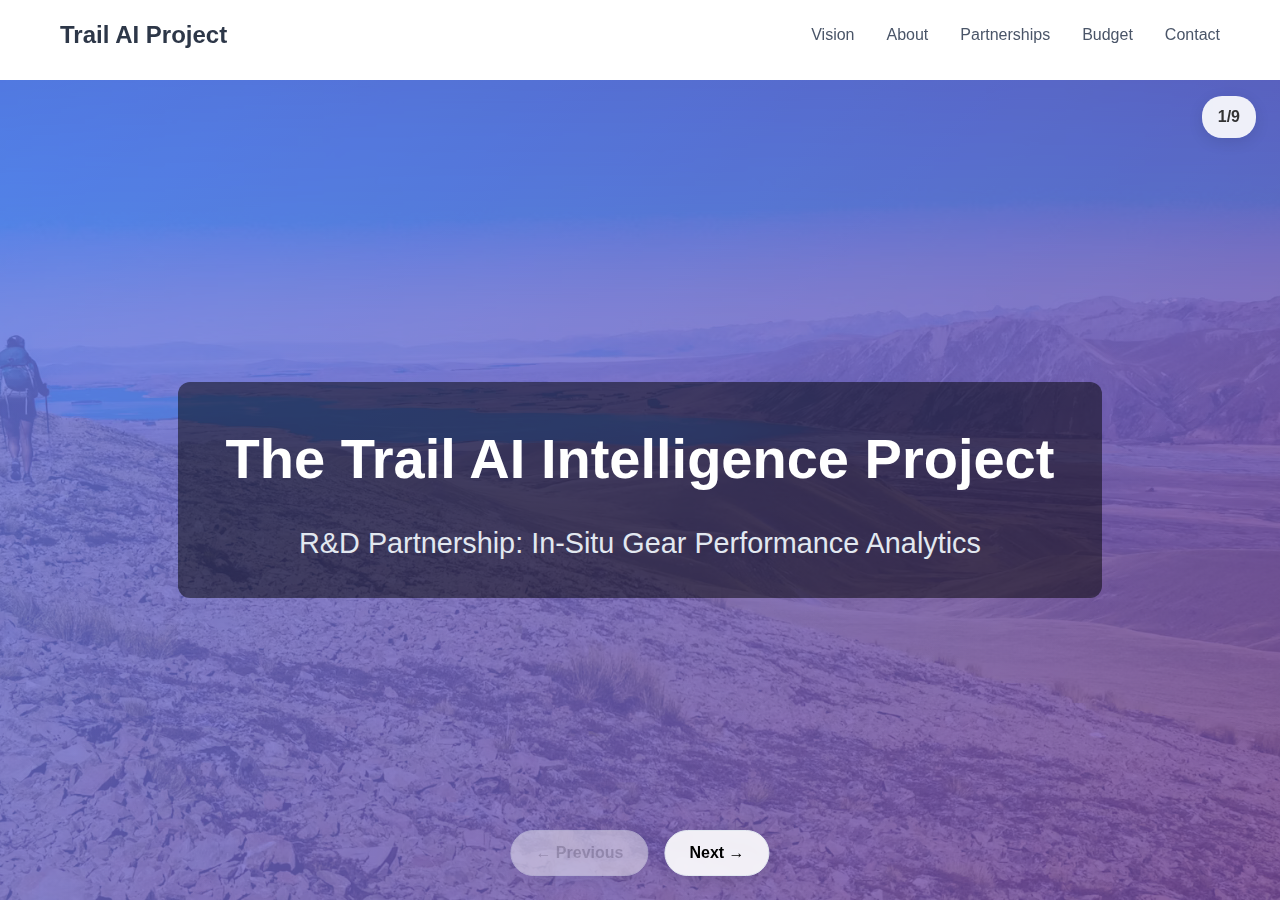
<file: r&d-partnership-deck.html>
<!DOCTYPE html>
<html lang="en">
<head>
    <meta charset="UTF-8">
    <meta name="viewport" content="width=device-width, initial-scale=1.0">
    <title>R&D Partnership Deck: In-Situ Gear Performance Analytics</title>
    <link rel="stylesheet" href="styles.css">
    <link rel="stylesheet" href="deck-styles.css">
</head>
<body class="deck-page">
    <!-- Navigation -->
    <nav class="navbar">
        <div class="nav-container">
            <div class="nav-logo">
                <a href="index.html" style="text-decoration: none; color: inherit;">
                    <h2>Trail AI Project</h2>
                </a>
            </div>
            <ul class="nav-menu">
                <li><a href="index.html#vision">Vision</a></li>
                <li><a href="index.html#about">About</a></li>
                <li><a href="index.html#partnerships">Partnerships</a></li>
                <li><a href="index.html#budget">Budget</a></li>
                <li><a href="index.html#contact">Contact</a></li>
            </ul>
            <div class="hamburger">
                <span></span>
                <span></span>
                <span></span>
            </div>
        </div>
    </nav>

    <div class="presentation-container">
        <div class="slide-indicator" id="slideIndicator">1/10</div>
        
        <div class="slides-container" id="slidesContainer">
            <!-- Slide 1: Title Slide -->
            <div class="slide title-slide">
                <img src="main-image.png" alt="Te Araroa Trail" class="background-image">
                <div class="slide-content">
                    <div class="title-overlay">
                        <h1>The Trail AI Intelligence Project</h1>
                        <h2>R&D Partnership: In-Situ Gear Performance Analytics</h2>
                    </div>
                </div>
            </div>

            <!-- Slide 2: The Opportunity -->
            <div class="slide">
                <div class="slide-content">
                <h3 style="text-align: left;"><strong>Beyond the Lab: The Ultimate Durability Test</strong></h3>
                
                <table>
                    <thead>
                        <tr>
                            <th>🔬 <strong>The Lab</strong></th>
                            <th>🏔️ <strong>The Trail (This Project)</strong></th>
                        </tr>
                    </thead>
                    <tbody>
                        <tr>
                            <td>🧪 Controlled Conditions</td>
                            <td>🌦️ Unpredictable, Real-World Conditions</td>
                        </tr>
                        <tr>
                            <td>⏱️ Short-Term Stress</td>
                            <td>🗓️ <strong>5 Months, 3,000 km</strong> of Cumulative Stress</td>
                        </tr>
                        <tr>
                            <td>🤖 Simulated Wear</td>
                            <td>📈 True Durability & Failure Point Data</td>
                        </tr>
                    </tbody>
                </table>
                
                <br>
                
                <p><strong>This project provides the real-world data that labs can't.</strong></p>
            </div>
        </div>

            <!-- Slide 3: The Mission -->
            <div class="slide">
                <div class="slide-content">
                <h3 style="text-align: left;"><strong>The Mission: A 3,000 km R&D Deployment</strong></h3>
                <div>
                    <div style="margin-bottom: 0.8rem;">📍 <strong>Location:</strong> Te Araroa Trail, New Zealand</div>
                    <div style="margin-bottom: 0.8rem;">⏳ <strong>Duration:</strong> 5 Months</div>
                    <div style="margin-bottom: 0.8rem;">📏 <strong>Distance:</strong> 3,000 km</div>
                    <div style="margin-bottom: 0.8rem;">🏞️ <strong>Conditions:</strong> Subtropical Forests to Alpine Passes</div>
                </div>
            </div>
        </div>

            <!-- Slide 4: Method -->
            <div class="slide">
                <div class="slide-content">
                <h3 style="text-align: left;"><strong>The Method: From Opinion ➡️ To Data</strong></h3>
                <div>
                    <div style="margin-bottom: 0.8rem;">📸 <strong>Systematic Capture:</strong> Daily photo logs of key stress points.</div>
                    <div style="margin-bottom: 0.8rem;">📈 <strong>Quantitative Metrics:</strong> Objective data on DWR, insulation, and fabric durability.</div>
                    <div style="margin-bottom: 0.8rem;">♻️ <strong>Durability Assessment:</strong> Pinpointing exact wear patterns to inform design for longevity.</div>
                </div>
            </div>
        </div>

            <!-- Slide 5: Your R&D Benefits -->
            <div class="slide">
                <div class="slide-content">
                <h3 style="text-align: left;"><strong>Your R&D Benefits</strong></h3>
                <div>
                    <div style="margin-bottom: 0.8rem;">💡 <strong>Inform Product Design</strong><br>
                    Hard data to validate new materials and design choices.</div>
                    <div style="margin-bottom: 0.8rem;">♻️ <strong>Strengthen Sustainability Goals</strong><br>
                    Data to engineer longer-lasting products, supporting circularity.</div>
                    <div style="margin-bottom: 0.8rem;">🔬 <strong>Support Science-Based Targets</strong><br>
                    A unique dataset for your Life Cycle Assessment (LCA) models.</div>
                </div>
            </div>
        </div>

            <!-- Slide 6: What Your Team Receives -->
            <div class="slide">
                <div class="slide-content">
                <h3 style="text-align: left;"><strong>What Your Team Receives</strong></h3>
                <div>
                    <div style="margin-bottom: 0.8rem;">📊 <strong>The Complete Dataset</strong><br>
                    All raw metrics, logs, and observations.</div>
                    <div style="margin-bottom: 0.8rem;">📄 <strong>Final Analytical Report</strong><br>
                    A comprehensive report with data visualizations and actionable recommendations.</div>
                    <div style="margin-bottom: 0.8rem;">🖼️ <strong>High-Quality Visual Assets</strong><br>
                    A portfolio of professional photos & videos of your gear in action.</div>
                    <div style="margin-bottom: 0.8rem;">🔒 <strong>Confidentiality & Exclusivity</strong><br>
                    All data and findings are exclusive to your brand.</div>
                </div>
            </div>
        </div>

            <!-- Slide 7: The Researcher -->
            <div class="slide">
                <div class="slide-content">
                <h3 style="text-align: left;"><strong>The Researcher: AI Engineer + Thru-Hiker</strong></h3>
                
                <table>
                    <thead>
                        <tr>
                            <th>🤖 <strong>AI & Data Expertise</strong></th>
                            <th>🏔️ <strong>Backcountry Experience</strong></th>
                        </tr>
                    </thead>
                    <tbody>
                        <tr>
                            <td>• Founding AI Engineer</td>
                            <td>• 5-Month Expedition Ready</td>
                        </tr>
                        <tr>
                            <td>• Data Scientist (Onex)</td>
                            <td>• Canadian Rockies, Alps</td>
                        </tr>
                        <tr>
                            <td>• Python, TensorFlow, GIS</td>
                            <td>• Self-Sufficient & Resilient</td>
                        </tr>
                    </tbody>
                </table>
            </div>
        </div>

            <!-- Slide 8: Project Investment & Partnership -->
            <div class="slide">
                <div class="slide-content">
                <h3 style="text-align: left;"><strong>Project Investment & Partnership</strong></h3>
                
                <div>
                    <div style="margin-bottom: 1rem;"><strong>Total Budget: $33,500 CAD</strong> (7-Month Project)</div>
                    
                    <div style="margin-bottom: 0.8rem;"><strong>Field Stipend (5 mo):</strong> $12,500</div>
                    <div style="margin-bottom: 0.8rem;"><strong>Pro-Fee (2 mo analysis):</strong> $15,000</div>
                    <div style="margin-bottom: 1rem;"><strong>Hard Costs:</strong> $6,000</div>
                    
                    <div style="margin-bottom: 0.8rem;"><strong>Primary Ask: Title Sponsor - $38,000</strong></div>
                    <div><em>(Also open to Gear & Value-in-Kind partnerships)</em></div>
                </div>
            </div>
        </div>

            <!-- Slide 10: Let's Talk -->
            <div class="slide">
                <div class="slide-content">
                <h3 style="text-align: left;"><strong>Let's Talk.</strong></h3>
                
                <div>
                    <div style="margin-bottom: 0.8rem;"><strong>Alex Krasun</strong></div>
                    <div style="margin-bottom: 0.8rem;">alexkrasun@accelerateai.agency</div>
                </div>
            </div>
        </div>

        </div>
        
        <div class="navigation">
            <button class="nav-button" id="prevBtn" onclick="changeSlide(-1)">← Previous</button>
            <button class="nav-button" id="nextBtn" onclick="changeSlide(1)">Next →</button>
        </div>
    </div>

    <script>
        let currentSlide = 0;
        const totalSlides = 9;
        const slidesContainer = document.getElementById('slidesContainer');
        const slideIndicator = document.getElementById('slideIndicator');
        const prevBtn = document.getElementById('prevBtn');
        const nextBtn = document.getElementById('nextBtn');

        function updateSlide() {
            const translateX = -currentSlide * 100;
            slidesContainer.style.transform = `translateX(${translateX}vw)`;
            slideIndicator.textContent = `${currentSlide + 1}/${totalSlides}`;
            
            prevBtn.disabled = currentSlide === 0;
            nextBtn.disabled = currentSlide === totalSlides - 1;
        }

        function changeSlide(direction) {
            const newSlide = currentSlide + direction;
            if (newSlide >= 0 && newSlide < totalSlides) {
                currentSlide = newSlide;
                updateSlide();
            }
        }

        // Keyboard navigation
        document.addEventListener('keydown', function(e) {
            if (e.key === 'ArrowLeft') changeSlide(-1);
            if (e.key === 'ArrowRight') changeSlide(1);
        });

        // Initialize
        updateSlide();
    </script>
    <script src="script.js"></script>
</body>
</html>
</file>
<file: deck-styles.css>
/* R&D Partnership Deck Specific Styles */

body.deck-page {
    overflow: hidden; /* Prevent scrolling on the body */
}

.presentation-container {
    position: fixed;
    top: 80px; /* Height of the navbar */
    left: 0;
    width: 100vw;
    height: calc(100vh - 80px); /* Full height minus navbar */
    overflow: hidden;
    z-index: 1;
    background: #f7fafc; /* Light background for the slide area */
}

.slides-container {
    display: flex;
    width: 900vw; /* 9 slides * 100vw */
    height: 100%;
    transition: transform 0.5s ease-in-out;
}

.slide {
    width: 100vw;
    height: 100%;
    flex-shrink: 0;
    position: relative;
    display: flex;
    align-items: center;
    justify-content: center;
    padding: 2rem;
    box-sizing: border-box;
    overflow: hidden;
}

.slide-content {
    max-width: 1100px; /* Max width for content within a slide */
    width: 100%;
    max-height: 100%;
    overflow-y: auto; /* Allow scrolling for tall content */
    padding: 2rem;
    background: white;
    border-radius: 12px;
    box-shadow: 0 10px 30px rgba(0, 0, 0, 0.1);
}

/* Title Slide Specifics */
.title-slide .slide-content {
    background: transparent;
    box-shadow: none;
    text-align: center;
    color: white;
}

.title-slide {
    background: linear-gradient(135deg, #667eea 0%, #764ba2 100%);
    position: relative;
}

.title-slide .background-image {
    position: absolute;
    top: 0;
    left: 0;
    width: 100%;
    height: 100%;
    object-fit: cover;
    opacity: 0.2;
    z-index: 1;
}

.title-slide .title-overlay {
    position: relative;
    z-index: 2;
    background: rgba(0, 0, 0, 0.5);
    padding: 2rem 3rem;
    border-radius: 12px;
    display: inline-block;
}

.title-slide h1 {
    font-size: clamp(2.5rem, 5vw, 3.5rem);
    color: white;
    margin: 0;
}

.title-slide h2 {
    font-size: clamp(1.2rem, 3vw, 1.8rem);
    color: #e2e8f0;
    font-weight: 400;
    margin: 1rem 0 0 0;
}


/* General Slide Content Styling */
.slide-content h3 {
    font-size: 2rem;
    font-weight: 700;
    color: #3182ce;
    margin-bottom: 2rem;
}

.slide-content table {
    width: 100%;
    border-collapse: collapse;
    margin-top: 1.5rem;
}

.slide-content th, .slide-content td {
    border: 1px solid #e2e8f0;
    padding: 1rem;
    text-align: center;
}

.slide-content th {
    background-color: #f7fafc;
}

/* Navigation & Slide Indicator */
.navigation {
    position: fixed;
    bottom: 1.5rem;
    left: 50%;
    transform: translateX(-50%);
    display: flex;
    gap: 1rem;
    z-index: 100;
}

.nav-button {
    background: rgba(255, 255, 255, 0.9);
    border: 1px solid #e2e8f0;
    padding: 0.8rem 1.5rem;
    border-radius: 25px;
    cursor: pointer;
    font-size: 1rem;
    font-weight: 600;
    transition: all 0.3s ease;
    backdrop-filter: blur(5px);
    box-shadow: 0 4px 15px rgba(0,0,0,0.1);
}
.nav-button:hover {
    transform: translateY(-3px);
    box-shadow: 0 6px 20px rgba(0,0,0,0.15);
}
.nav-button:disabled {
    opacity: 0.5;
    cursor: not-allowed;
    transform: translateY(0);
    box-shadow: 0 4px 15px rgba(0,0,0,0.1);
}

.slide-indicator {
    position: fixed;
    top: calc(80px + 1rem); /* Position below navbar */
    right: 1.5rem;
    background: rgba(255, 255, 255, 0.9);
    padding: 0.5rem 1rem;
    border-radius: 20px;
    font-weight: 600;
    backdrop-filter: blur(5px);
    z-index: 100;
    box-shadow: 0 4px 15px rgba(0,0,0,0.1);
}

/* Cleanup inline styles from HTML */
.slide-content div[style*="background"] {
    background: transparent !important;
    padding: 0 !important;
    border-radius: 0 !important;
}

.slide-content p[style*="background"] {
    background: transparent !important;
    padding: 0 !important;
    border-radius: 0 !important;
}

.slide-content table[style*="width"] {
    width: 100% !important;
    border-collapse: collapse !important;
    margin: 1.5rem 0 !important;
    table-layout: auto !important;
}
</file>
<file: styles.css>
/* Reset and Base Styles */
* {
    margin: 0;
    padding: 0;
    box-sizing: border-box;
}

body {
    font-family: 'Inter', -apple-system, BlinkMacSystemFont, 'Segoe UI', Roboto, sans-serif;
    line-height: 1.6;
    color: #333;
    background-color: #fff;
}

.container {
    max-width: 1200px;
    margin: 0 auto;
    padding: 0 20px;
}

/* Navigation */
.navbar {
    position: fixed;
    top: 0;
    width: 100%;
    background: rgba(255, 255, 255, 0.95);
    backdrop-filter: blur(10px);
    z-index: 1000;
    padding: 1rem 0;
    transition: all 0.3s ease;
}

.nav-container {
    max-width: 1200px;
    margin: 0 auto;
    padding: 0 20px;
    display: flex;
    justify-content: space-between;
    align-items: center;
}

.nav-logo h2 {
    color: #2d3748;
    font-weight: 600;
}

.nav-menu {
    display: flex;
    list-style: none;
    gap: 2rem;
}

.nav-menu a {
    text-decoration: none;
    color: #4a5568;
    font-weight: 500;
    transition: color 0.3s ease;
}

.nav-menu a:hover {
    color: #3182ce;
}

.hamburger {
    display: none;
    flex-direction: column;
    cursor: pointer;
}

.hamburger span {
    width: 25px;
    height: 3px;
    background: #4a5568;
    margin: 3px 0;
    transition: 0.3s;
}

/* Hero Section */
.hero {
    height: 100vh;
    display: flex;
    align-items: center;
    position: relative;
    background: url('main-image (2).png') center center;
    background-size: cover;
    background-attachment: fixed;
    overflow: hidden;
}

.hero-container {
    position: relative;
    z-index: 3;
    width: 100%;
    max-width: 1200px;
    margin: 0 auto;
    padding: 0 20px;
    text-align: center;
    color: white;
}

.hero h1 {
    font-size: 2.8rem;
    font-weight: 700;
    margin-bottom: 1.5rem;
    line-height: 1.2;
    text-shadow: 3px 3px 6px rgba(0, 0, 0, 0.8);
    color: #ffffff;
    background: rgba(0, 0, 0, 0.4);
    padding: 1rem 2rem;
    border-radius: 12px;
    backdrop-filter: blur(10px);
    display: inline-block;
}

.hero-tagline {
    font-size: 1.25rem;
    margin-bottom: 2rem;
    opacity: 1;
    max-width: 600px;
    margin-left: auto;
    margin-right: auto;
    text-shadow: 2px 2px 4px rgba(0, 0, 0, 0.8);
    color: #ffffff;
    background: rgba(0, 0, 0, 0.3);
    padding: 1rem 2rem;
    border-radius: 12px;
    backdrop-filter: blur(10px);
    display: inline-block;
}

.cta-button {
    display: inline-block;
    background: rgba(247, 250, 252, 0.95);
    color: #2d3748;
    padding: 1rem 2rem;
    text-decoration: none;
    border-radius: 8px;
    font-weight: 600;
    transition: all 0.3s ease;
    box-shadow: 0 4px 6px rgba(0, 0, 0, 0.2);
    backdrop-filter: blur(10px);
}

.cta-button:hover {
    transform: translateY(-2px);
    box-shadow: 0 6px 12px rgba(0, 0, 0, 0.3);
    background: rgba(247, 250, 252, 1);
}

.hero-background {
    display: none;
}

.hero-overlay {
    position: absolute;
    top: 0;
    left: 0;
    width: 100%;
    height: 100%;
    background: linear-gradient(135deg, rgba(0, 0, 0, 0.5) 0%, rgba(0, 0, 0, 0.3) 50%, rgba(0, 0, 0, 0.2) 100%);
    z-index: 1;
}

/* Section Headers */
.section-header {
    text-align: center;
    margin-bottom: 4rem;
}

.section-header h2 {
    font-size: 2.5rem;
    font-weight: 700;
    color: #2d3748;
    margin-bottom: 1rem;
}

.section-header p {
    font-size: 1.1rem;
    color: #718096;
    max-width: 600px;
    margin: 0 auto;
}

/* Vision Section */
.vision {
    padding: 6rem 0;
    background: #f7fafc;
}

.vision-content {
    max-width: 800px;
    margin: 0 auto;
    text-align: center;
}

.vision-content p {
    font-size: 1.1rem;
    margin-bottom: 1.5rem;
    color: #4a5568;
}

/* About Section */
.about {
    padding: 6rem 0;
}

.about-content {
    display: grid;
    grid-template-columns: 1fr 1fr;
    gap: 4rem;
    align-items: start;
}

.about-text {
    display: flex;
    flex-direction: column;
    gap: 2rem;
}

.about-section h3 {
    font-size: 1.5rem;
    font-weight: 600;
    color: #2d3748;
    margin-bottom: 1rem;
}

.about-section p {
    color: #4a5568;
    margin-bottom: 1rem;
}

.social-links {
    display: flex;
    flex-wrap: wrap;
    gap: 1rem;
}

.social-link {
    display: flex;
    align-items: center;
    gap: 0.5rem;
    padding: 0.75rem 1rem;
    background: #f7fafc;
    border: 1px solid #e2e8f0;
    border-radius: 8px;
    text-decoration: none;
    color: #4a5568;
    transition: all 0.3s ease;
}

.social-link:hover {
    background: #edf2f7;
    transform: translateY(-1px);
}

.social-link i {
    font-size: 1.1rem;
}

.about-image {
    position: sticky;
    top: 100px;
    height: fit-content;
}

.about-image img {
    width: 100%;
    max-height: 500px;
    object-fit: contain;
    border-radius: 12px;
    box-shadow: 0 10px 25px rgba(0, 0, 0, 0.1);
}

/* Partnerships Section */
.partnerships {
    padding: 6rem 0;
    background: #f7fafc;
}

.partnership-tracks {
    display: grid;
    gap: 2rem;
    max-width: 900px;
    margin: 0 auto;
}

.track-card {
    background: white;
    border-radius: 12px;
    padding: 2rem;
    box-shadow: 0 4px 6px rgba(0, 0, 0, 0.05);
    border: 1px solid #e2e8f0;
    transition: transform 0.3s ease, box-shadow 0.3s ease;
}

.track-card:hover {
    transform: translateY(-4px);
    box-shadow: 0 8px 25px rgba(0, 0, 0, 0.1);
}

.track-header {
    display: flex;
    justify-content: space-between;
    align-items: center;
    margin-bottom: 1.5rem;
    padding-bottom: 1rem;
    border-bottom: 1px solid #e2e8f0;
}

.track-header h3 {
    font-size: 1.5rem;
    font-weight: 600;
    color: #2d3748;
}

.track-badge {
    background: #38a169;
    color: white;
    padding: 0.25rem 0.5rem;
    border-radius: 20px;
    font-size: 0.4375rem;
    font-weight: 500;
}

.track-content h4 {
    font-size: 1.1rem;
    font-weight: 600;
    color: #2d3748;
    margin-bottom: 0.5rem;
    margin-top: 1.5rem;
}

.track-content p {
    color: #4a5568;
    margin-bottom: 1rem;
}

.track-content ul {
    list-style: none;
    padding-left: 0;
}

.track-content li {
    padding: 0.75rem 0;
    border-bottom: 1px solid #f7fafc;
    color: #4a5568;
}

.track-content li:last-child {
    border-bottom: none;
}

.track-content strong {
    color: #2d3748;
}

.track-cta {
    margin-top: 2rem;
    text-align: center;
}

.download-button {
    display: inline-block;
    background: #3182ce;
    color: white;
    padding: 0.75rem 1.5rem;
    text-decoration: none;
    border-radius: 6px;
    font-weight: 500;
    transition: background 0.3s ease;
}

.download-button:hover {
    background: #2c5aa0;
}

/* Budget Section */
.budget {
    padding: 6rem 0;
}

.budget-overview {
    text-align: center;
    margin-bottom: 3rem;
    padding: 2rem;
    background: #f7fafc;
    border-radius: 12px;
}

.budget-overview h3 {
    font-size: 2rem;
    font-weight: 700;
    color: #2d3748;
    margin-bottom: 1rem;
}

.budget-overview p {
    color: #4a5568;
    font-size: 1.1rem;
}

.sponsorship-tiers {
    display: grid;
    grid-template-columns: repeat(auto-fit, minmax(250px, 1fr));
    gap: 2rem;
}

.tier-card {
    background: white;
    border: 2px solid #e2e8f0;
    border-radius: 12px;
    padding: 2rem;
    text-align: center;
    transition: all 0.3s ease;
}

.tier-card:hover {
    border-color: #3182ce;
    transform: translateY(-4px);
    box-shadow: 0 8px 25px rgba(0, 0, 0, 0.1);
}

.tier-header {
    margin-bottom: 1rem;
}

.tier-header h4 {
    font-size: 1rem;
    font-weight: 600;
    color: #2d3748;
    margin-bottom: 0.5rem;
}

.tier-price {
    font-size: 1.25rem;
    font-weight: 700;
    color: #3182ce;
}

.tier-card p {
    color: #4a5568;
}

/* Contact Section */
.contact {
    padding: 6rem 0;
    background: #f7fafc;
}

.contact-content {
    display: grid;
    grid-template-columns: 1fr 1fr;
    gap: 4rem;
    align-items: center;
}

.contact-info {
    display: flex;
    flex-direction: column;
    gap: 2rem;
}

.contact-item {
    display: flex;
    align-items: center;
    gap: 1rem;
}

.contact-item i {
    font-size: 1.5rem;
    color: #3182ce;
    width: 40px;
}

.contact-item h4 {
    font-size: 1.1rem;
    font-weight: 600;
    color: #2d3748;
    margin-bottom: 0.25rem;
}

.contact-item p,
.contact-item a {
    color: #4a5568;
    text-decoration: none;
}

.contact-item a:hover {
    color: #3182ce;
}

.contact-cta {
    text-align: center;
}

/* Footer */
.footer {
    background: #2d3748;
    color: white;
    text-align: center;
    padding: 2rem 0;
}

/* Responsive Design */
@media (max-width: 768px) {
    .hamburger {
        display: flex;
    }
    
    .nav-menu {
        display: none;
    }
    
    .hero {
        background-attachment: scroll;
    }
    
    .hero h1 {
        font-size: 2.2rem;
    }
    
    .hero-tagline {
        font-size: 1.1rem;
    }
    
    .about-content {
        grid-template-columns: 1fr;
        gap: 2rem;
    }
    
    .about-image {
        position: static;
        order: -1;
    }
    
    .about-image img {
        max-height: 400px;
    }
    
    .contact-content {
        grid-template-columns: 1fr;
        gap: 2rem;
    }
    
    .sponsorship-tiers {
        grid-template-columns: 1fr;
    }
    
    .track-header {
        flex-direction: column;
        align-items: flex-start;
        gap: 1rem;
    }
    
    .section-header h2 {
        font-size: 2rem;
    }
    
    .track-cta .download-button {
        display: block;
        margin: 0.5rem auto;
        width: fit-content;
    }
    
    .track-cta .download-button[style*="margin-left"] {
        margin-left: auto !important;
        margin-top: 1rem;
    }
}

@media (max-width: 480px) {
    .container {
        padding: 0 15px;
    }
    
    .hero h1 {
        font-size: 1.8rem;
    }
    
    .hero-tagline {
        font-size: 1rem;
    }
    
    .track-card {
        padding: 1.5rem;
    }
    
    .tier-card {
        padding: 1.5rem;
    }
}

/* Smooth Scrolling */
html {
    scroll-behavior: smooth;
}

/* Loading Animation */
@keyframes fadeInUp {
    from {
        opacity: 0;
        transform: translateY(30px);
    }
    to {
        opacity: 1;
        transform: translateY(0);
    }
}

.fade-in-up {
    animation: fadeInUp 0.6s ease-out;
}
</file>
